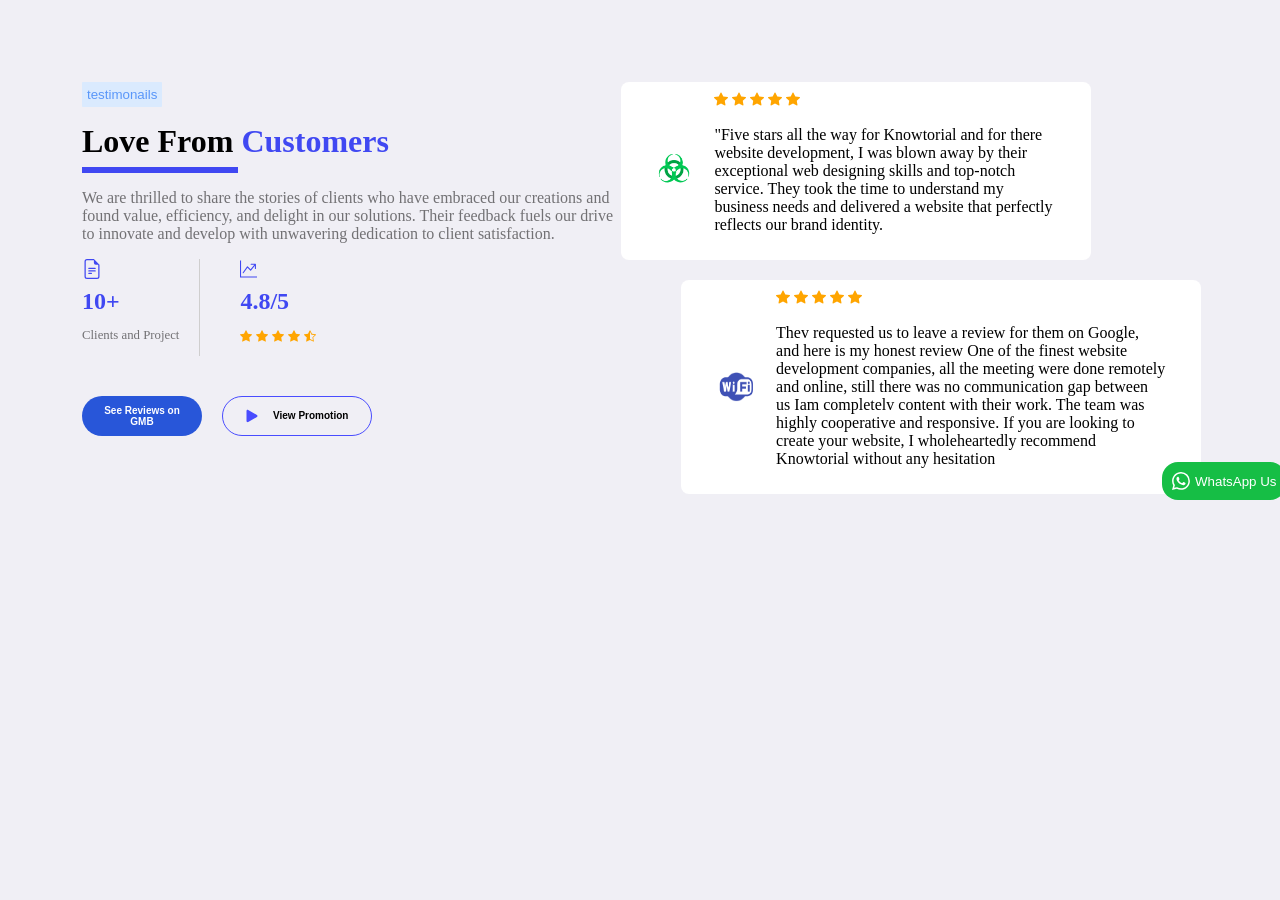
<file: Documents/internshipAssignment/index.html>
<!DOCTYPE html>
<html lang="en">
  <head>
    <meta charset="UTF-8" />
    <meta http-equiv="X-UA-Compatible" content="IE=edge" />
    <meta name="viewport" content="width=device-width, initial-scale=1.0" />
    <title>Document</title>
    <link rel="stylesheet" href="./style.css" />
  </head>
  <body>
    <div class="main-card">
      
        <div class="left-card">
        <div class="testimonail">
          <button>testimonails</button>

          <div class="testi-details">
            <h1>Love From <span>Customers</span></h1>
            <div class="border-blue"></div>

            <p>
              We are thrilled to share the stories of clients who have embraced
              our creations and found value, efficiency, and delight in our
              solutions. Their feedback fuels our drive to innovate and develop
              with unwavering dedication to client satisfaction.
            </p>
          </div>

        </div>
     
        <div class="clients-rating">
            <div class="clients-project">
                <svg xmlns="http://www.w3.org/2000/svg" width="20" height="20" fill="currentColor" class="bi bi-file-earmark-text" viewBox="0 0 16 16">
                    <path d="M5.5 7a.5.5 0 0 0 0 1h5a.5.5 0 0 0 0-1h-5zM5 9.5a.5.5 0 0 1 .5-.5h5a.5.5 0 0 1 0 1h-5a.5.5 0 0 1-.5-.5zm0 2a.5.5 0 0 1 .5-.5h2a.5.5 0 0 1 0 1h-2a.5.5 0 0 1-.5-.5z"/>
                    <path d="M9.5 0H4a2 2 0 0 0-2 2v12a2 2 0 0 0 2 2h8a2 2 0 0 0 2-2V4.5L9.5 0zm0 1v2A1.5 1.5 0 0 0 11 4.5h2V14a1 1 0 0 1-1 1H4a1 1 0 0 1-1-1V2a1 1 0 0 1 1-1h5.5z"/>
                  </svg>
                  <h2>10+</h2>
                  <p>Clients and Project</p>
            </div>
        

        <div class="ratings">
            <svg xmlns="http://www.w3.org/2000/svg" width="17" height="20" fill="currentColor" class="bi bi-graph-up-arrow" viewBox="0 0 16 16">
                <path fill-rule="evenodd" d="M0 0h1v15h15v1H0V0Zm10 3.5a.5.5 0 0 1 .5-.5h4a.5.5 0 0 1 .5.5v4a.5.5 0 0 1-1 0V4.9l-3.613 4.417a.5.5 0 0 1-.74.037L7.06 6.767l-3.656 5.027a.5.5 0 0 1-.808-.588l4-5.5a.5.5 0 0 1 .758-.06l2.609 2.61L13.445 4H10.5a.5.5 0 0 1-.5-.5Z"/>
              </svg>
              <h2>4.8/5</h2>
              <svg class="star" xmlns="http://www.w3.org/2000/svg" width="12" height="12" fill="currentColor" class="bi bi-star-fill" viewBox="0 0 16 16">
                <path d="M3.612 15.443c-.386.198-.824-.149-.746-.592l.83-4.73L.173 6.765c-.329-.314-.158-.888.283-.95l4.898-.696L7.538.792c.197-.39.73-.39.927 0l2.184 4.327 4.898.696c.441.062.612.636.282.95l-3.522 3.356.83 4.73c.078.443-.36.79-.746.592L8 13.187l-4.389 2.256z"/>
              </svg>
              <svg class="star" xmlns="http://www.w3.org/2000/svg" width="12" height="12" fill="currentColor" class="bi bi-star-fill" viewBox="0 0 16 16">
                <path d="M3.612 15.443c-.386.198-.824-.149-.746-.592l.83-4.73L.173 6.765c-.329-.314-.158-.888.283-.95l4.898-.696L7.538.792c.197-.39.73-.39.927 0l2.184 4.327 4.898.696c.441.062.612.636.282.95l-3.522 3.356.83 4.73c.078.443-.36.79-.746.592L8 13.187l-4.389 2.256z"/>
              </svg>
              <svg class="star" xmlns="http://www.w3.org/2000/svg" width="12" height="12" fill="currentColor" class="bi bi-star-fill" viewBox="0 0 16 16">
                <path d="M3.612 15.443c-.386.198-.824-.149-.746-.592l.83-4.73L.173 6.765c-.329-.314-.158-.888.283-.95l4.898-.696L7.538.792c.197-.39.73-.39.927 0l2.184 4.327 4.898.696c.441.062.612.636.282.95l-3.522 3.356.83 4.73c.078.443-.36.79-.746.592L8 13.187l-4.389 2.256z"/>
              </svg>
              <svg class="star" xmlns="http://www.w3.org/2000/svg" width="12" height="12" fill="currentColor" class="bi bi-star-fill" viewBox="0 0 16 16">
                <path d="M3.612 15.443c-.386.198-.824-.149-.746-.592l.83-4.73L.173 6.765c-.329-.314-.158-.888.283-.95l4.898-.696L7.538.792c.197-.39.73-.39.927 0l2.184 4.327 4.898.696c.441.062.612.636.282.95l-3.522 3.356.83 4.73c.078.443-.36.79-.746.592L8 13.187l-4.389 2.256z"/>
              </svg>
              <svg class="star" xmlns="http://www.w3.org/2000/svg" width="12" height="12" fill="currentColor" class="bi bi-star-half" viewBox="0 0 16 16">
                <path d="M5.354 5.119 7.538.792A.516.516 0 0 1 8 .5c.183 0 .366.097.465.292l2.184 4.327 4.898.696A.537.537 0 0 1 16 6.32a.548.548 0 0 1-.17.445l-3.523 3.356.83 4.73c.078.443-.36.79-.746.592L8 13.187l-4.389 2.256a.52.52 0 0 1-.146.05c-.342.06-.668-.254-.6-.642l.83-4.73L.173 6.765a.55.55 0 0 1-.172-.403.58.58 0 0 1 .085-.302.513.513 0 0 1 .37-.245l4.898-.696zM8 12.027a.5.5 0 0 1 .232.056l3.686 1.894-.694-3.957a.565.565 0 0 1 .162-.505l2.907-2.77-4.052-.576a.525.525 0 0 1-.393-.288L8.001 2.223 8 2.226v9.8z"/>
              </svg>

        </div>
    </div>

    <div class="btns">
        <button class="review">See Reviews on GMB</button>
        <button class="view"> <svg xmlns="http://www.w3.org/2000/svg" width="22" height="22" fill="currentColor" class="bi bi-play-fill" viewBox="0 0 16 16">
            <path d="m11.596 8.697-6.363 3.692c-.54.313-1.233-.066-1.233-.697V4.308c0-.63.692-1.01 1.233-.696l6.363 3.692a.802.802 0 0 1 0 1.393z"/>
          </svg>
          View Promotion
        </button>
    </div>
    </div>

    <div class="right-card">
        <div class="comments comment1">
          
            <img class="c-img" src="./green.svg.png"  alt="">
            <div class="comment-card">
            <div class="rate-stars">
                <svg class="star" xmlns="http://www.w3.org/2000/svg" width="14" height="14" fill="currentColor" class="bi bi-star-fill" viewBox="0 0 16 16">
                    <path d="M3.612 15.443c-.386.198-.824-.149-.746-.592l.83-4.73L.173 6.765c-.329-.314-.158-.888.283-.95l4.898-.696L7.538.792c.197-.39.73-.39.927 0l2.184 4.327 4.898.696c.441.062.612.636.282.95l-3.522 3.356.83 4.73c.078.443-.36.79-.746.592L8 13.187l-4.389 2.256z"/>
                  </svg>
                  <svg class="star" xmlns="http://www.w3.org/2000/svg" width="14" height="14" fill="currentColor" class="bi bi-star-fill" viewBox="0 0 16 16">
                    <path d="M3.612 15.443c-.386.198-.824-.149-.746-.592l.83-4.73L.173 6.765c-.329-.314-.158-.888.283-.95l4.898-.696L7.538.792c.197-.39.73-.39.927 0l2.184 4.327 4.898.696c.441.062.612.636.282.95l-3.522 3.356.83 4.73c.078.443-.36.79-.746.592L8 13.187l-4.389 2.256z"/>
                  </svg>
                  <svg class="star" xmlns="http://www.w3.org/2000/svg" width="14" height="14" fill="currentColor" class="bi bi-star-fill" viewBox="0 0 16 16">
                    <path d="M3.612 15.443c-.386.198-.824-.149-.746-.592l.83-4.73L.173 6.765c-.329-.314-.158-.888.283-.95l4.898-.696L7.538.792c.197-.39.73-.39.927 0l2.184 4.327 4.898.696c.441.062.612.636.282.95l-3.522 3.356.83 4.73c.078.443-.36.79-.746.592L8 13.187l-4.389 2.256z"/>
                  </svg>
                  <svg class="star" xmlns="http://www.w3.org/2000/svg" width="14" height="14" fill="currentColor" class="bi bi-star-fill" viewBox="0 0 16 16">
                    <path d="M3.612 15.443c-.386.198-.824-.149-.746-.592l.83-4.73L.173 6.765c-.329-.314-.158-.888.283-.95l4.898-.696L7.538.792c.197-.39.73-.39.927 0l2.184 4.327 4.898.696c.441.062.612.636.282.95l-3.522 3.356.83 4.73c.078.443-.36.79-.746.592L8 13.187l-4.389 2.256z"/>
                  </svg>
                  <svg class="star" xmlns="http://www.w3.org/2000/svg" width="14" height="14" fill="currentColor" class="bi bi-star-fill" viewBox="0 0 16 16">
                    <path d="M3.612 15.443c-.386.198-.824-.149-.746-.592l.83-4.73L.173 6.765c-.329-.314-.158-.888.283-.95l4.898-.696L7.538.792c.197-.39.73-.39.927 0l2.184 4.327 4.898.696c.441.062.612.636.282.95l-3.522 3.356.83 4.73c.078.443-.36.79-.746.592L8 13.187l-4.389 2.256z"/>
                  </svg>
                  
            </div>
            <p>"Five stars all the way for Knowtorial and for there
                website development, I was blown away by their
                exceptional web designing skills and top-notch
                service. They took the time to understand my
                business needs and delivered a website that
                perfectly reflects our brand identity.</p>
        </div>
    </div>
        <div class="comments comment2">
            <img class="c-img" src="./wifi.png" alt="">
            <div class="comment-card">
            <div class="rate-stars">
                <svg class="star" xmlns="http://www.w3.org/2000/svg" width="14" height="14" fill="currentColor" class="bi bi-star-fill" viewBox="0 0 16 16">
                    <path d="M3.612 15.443c-.386.198-.824-.149-.746-.592l.83-4.73L.173 6.765c-.329-.314-.158-.888.283-.95l4.898-.696L7.538.792c.197-.39.73-.39.927 0l2.184 4.327 4.898.696c.441.062.612.636.282.95l-3.522 3.356.83 4.73c.078.443-.36.79-.746.592L8 13.187l-4.389 2.256z"/>
                  </svg>
                  <svg class="star" xmlns="http://www.w3.org/2000/svg" width="14" height="14" fill="currentColor" class="bi bi-star-fill" viewBox="0 0 16 16">
                    <path d="M3.612 15.443c-.386.198-.824-.149-.746-.592l.83-4.73L.173 6.765c-.329-.314-.158-.888.283-.95l4.898-.696L7.538.792c.197-.39.73-.39.927 0l2.184 4.327 4.898.696c.441.062.612.636.282.95l-3.522 3.356.83 4.73c.078.443-.36.79-.746.592L8 13.187l-4.389 2.256z"/>
                  </svg>
                  <svg class="star" xmlns="http://www.w3.org/2000/svg" width="14" height="14" fill="currentColor" class="bi bi-star-fill" viewBox="0 0 16 16">
                    <path d="M3.612 15.443c-.386.198-.824-.149-.746-.592l.83-4.73L.173 6.765c-.329-.314-.158-.888.283-.95l4.898-.696L7.538.792c.197-.39.73-.39.927 0l2.184 4.327 4.898.696c.441.062.612.636.282.95l-3.522 3.356.83 4.73c.078.443-.36.79-.746.592L8 13.187l-4.389 2.256z"/>
                  </svg>
                  <svg class="star" xmlns="http://www.w3.org/2000/svg" width="14" height="14" fill="currentColor" class="bi bi-star-fill" viewBox="0 0 16 16">
                    <path d="M3.612 15.443c-.386.198-.824-.149-.746-.592l.83-4.73L.173 6.765c-.329-.314-.158-.888.283-.95l4.898-.696L7.538.792c.197-.39.73-.39.927 0l2.184 4.327 4.898.696c.441.062.612.636.282.95l-3.522 3.356.83 4.73c.078.443-.36.79-.746.592L8 13.187l-4.389 2.256z"/>
                  </svg>
                  <svg class="star" xmlns="http://www.w3.org/2000/svg" width="14" height="14" fill="currentColor" class="bi bi-star-fill" viewBox="0 0 16 16">
                    <path d="M3.612 15.443c-.386.198-.824-.149-.746-.592l.83-4.73L.173 6.765c-.329-.314-.158-.888.283-.95l4.898-.696L7.538.792c.197-.39.73-.39.927 0l2.184 4.327 4.898.696c.441.062.612.636.282.95l-3.522 3.356.83 4.73c.078.443-.36.79-.746.592L8 13.187l-4.389 2.256z"/>
                  </svg>
                  
            </div>
        <p>Thev requested us to leave a review for them on
            Google, and here is my honest review One of the
            finest website development companies, all the
            meeting were done remotely and online, still there
            was no communication gap between us Iam
            completelv content with their work. The team was
            highly cooperative and responsive. If you are looking
            to create your website, I wholeheartedly recommend
            Knowtorial without any hesitation</p>
        </div>

    </div>
    </div>
    
        
    </div>
    <button class="whatsapp-btn">
        <svg xmlns="http://www.w3.org/2000/svg" width="18" height="18" fill="currentColor" class="bi bi-whatsapp" viewBox="0 0 16 16">
            <path d="M13.601 2.326A7.854 7.854 0 0 0 7.994 0C3.627 0 .068 3.558.064 7.926c0 1.399.366 2.76 1.057 3.965L0 16l4.204-1.102a7.933 7.933 0 0 0 3.79.965h.004c4.368 0 7.926-3.558 7.93-7.93A7.898 7.898 0 0 0 13.6 2.326zM7.994 14.521a6.573 6.573 0 0 1-3.356-.92l-.24-.144-2.494.654.666-2.433-.156-.251a6.56 6.56 0 0 1-1.007-3.505c0-3.626 2.957-6.584 6.591-6.584a6.56 6.56 0 0 1 4.66 1.931 6.557 6.557 0 0 1 1.928 4.66c-.004 3.639-2.961 6.592-6.592 6.592zm3.615-4.934c-.197-.099-1.17-.578-1.353-.646-.182-.065-.315-.099-.445.099-.133.197-.513.646-.627.775-.114.133-.232.148-.43.05-.197-.1-.836-.308-1.592-.985-.59-.525-.985-1.175-1.103-1.372-.114-.198-.011-.304.088-.403.087-.088.197-.232.296-.346.1-.114.133-.198.198-.33.065-.134.034-.248-.015-.347-.05-.099-.445-1.076-.612-1.47-.16-.389-.323-.335-.445-.34-.114-.007-.247-.007-.38-.007a.729.729 0 0 0-.529.247c-.182.198-.691.677-.691 1.654 0 .977.71 1.916.81 2.049.098.133 1.394 2.132 3.383 2.992.47.205.84.326 1.129.418.475.152.904.129 1.246.08.38-.058 1.171-.48 1.338-.943.164-.464.164-.86.114-.943-.049-.084-.182-.133-.38-.232z"/>
          </svg>
        
        WhatsApp Us</button>
  </body>
</html>
</file>
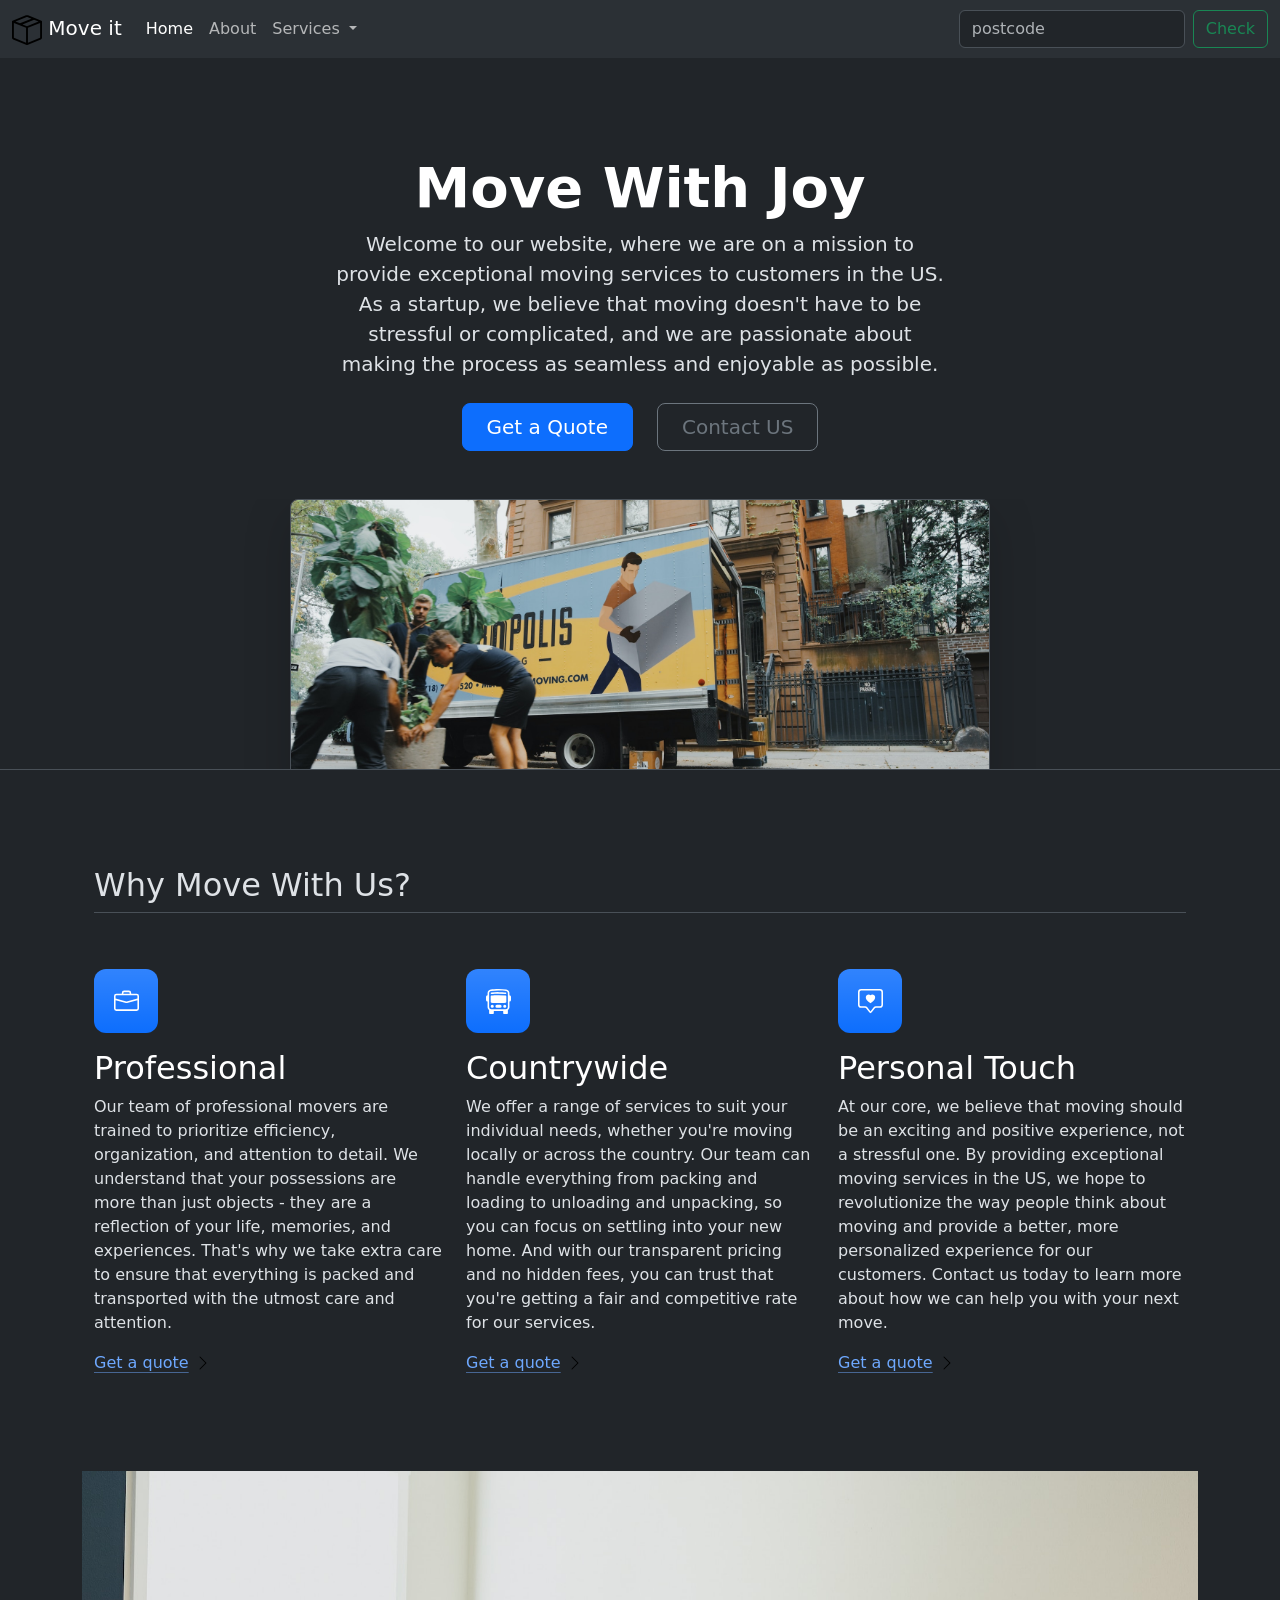
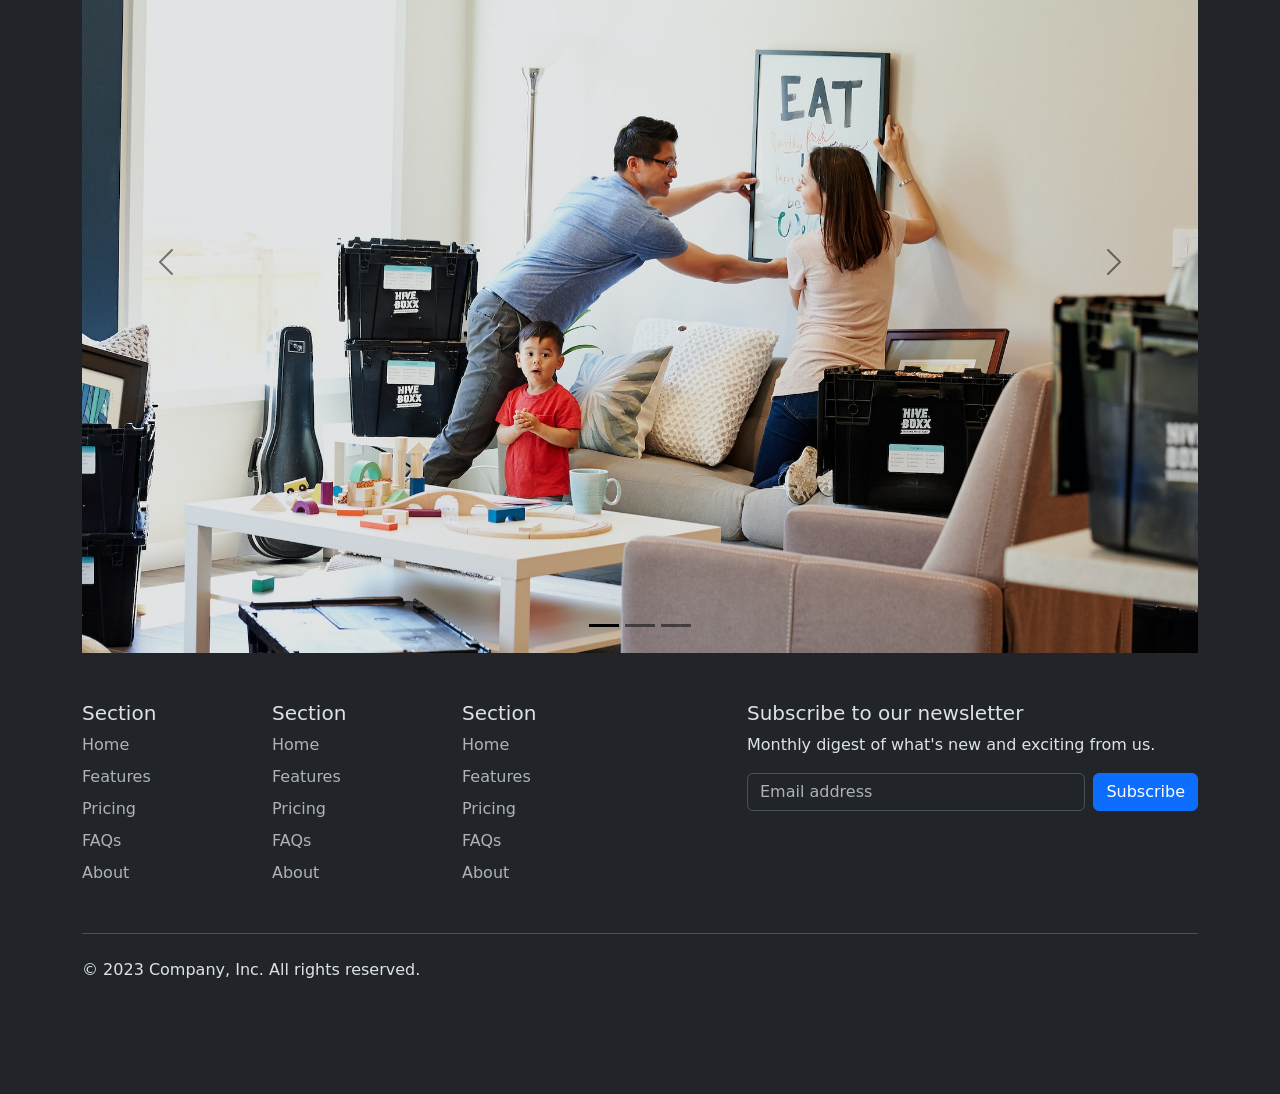
<file: Downloads/11.2 Bootstrap Components/index.html>
<!DOCTYPE html>
<html lang="en" data-bs-theme="dark">
  <head>
    <meta charset="UTF-8" />
    <meta name="viewport" content="width=device-width, initial-scale=1.0" />
    <title>Bootstrap Components</title>
    <link
      href="https://cdn.jsdelivr.net/npm/bootstrap@5.3.0-alpha2/dist/css/bootstrap.min.css"
      rel="stylesheet"
      integrity="sha384-aFq/bzH65dt+w6FI2ooMVUpc+21e0SRygnTpmBvdBgSdnuTN7QbdgL+OapgHtvPp"
      crossorigin="anonymous"
    />
    <style>
      .feature-icon {
        width: 4rem;
        height: 4rem;
        border-radius: 0.75rem;
      }
    </style>
  </head>

  <body>
    <nav class="navbar navbar-expand-lg bg-body-tertiary">
      <div class="container-fluid">
        <a class="navbar-brand" href="#">
          <img src="./box-seam.svg" height="30" alt="brandicon" /> Move it</a
        >
        <button
          class="navbar-toggler"
          type="button"
          data-bs-toggle="collapse"
          data-bs-target="#navbarSupportedContent"
          aria-controls="navbarSupportedContent"
          aria-expanded="false"
          aria-label="Toggle navigation"
        >
          <span class="navbar-toggler-icon"></span>
        </button>
        <div class="collapse navbar-collapse" id="navbarSupportedContent">
          <ul class="navbar-nav me-auto mb-2 mb-lg-0">
            <li class="nav-item">
              <a class="nav-link active" aria-current="page" href="#">Home</a>
            </li>
            <li class="nav-item">
              <a class="nav-link" href="#">About</a>
            </li>
            <li class="nav-item dropdown">
              <a
                class="nav-link dropdown-toggle"
                href="#"
                role="button"
                data-bs-toggle="dropdown"
                aria-expanded="false"
              >
                Services
              </a>
              <ul class="dropdown-menu">
                <li><a class="dropdown-item" href="#">Action</a></li>
                <li><a class="dropdown-item" href="#">Another action</a></li>
                <li><hr class="dropdown-divider" /></li>
                <li>
                  <a class="dropdown-item" href="#">Something else here</a>
                </li>
              </ul>
            </li>
          </ul>
          <form class="d-flex" role="search">
            <input
              class="form-control me-2"
              type="search"
              placeholder="postcode"
              aria-label="Search"
            />
            <button class="btn btn-outline-success" type="submit">Check</button>
          </form>
        </div>
      </div>
    </nav>

    <div class="px-4 pt-5 my-5 text-center border-bottom">
      <h1 class="display-4 fw-bold text-body-emphasis">Move With Joy</h1>
      <div class="col-lg-6 mx-auto">
        <p class="lead mb-4">
          Welcome to our website, where we are on a mission to provide
          exceptional moving services to customers in the US. As a startup, we
          believe that moving doesn't have to be stressful or complicated, and
          we are passionate about making the process as seamless and enjoyable
          as possible.
        </p>
        <div class="d-grid gap-2 d-sm-flex justify-content-sm-center mb-5">
          <button type="button" class="btn btn-primary btn-lg px-4 me-sm-3">
            Get a Quote
          </button>
          <button type="button" class="btn btn-outline-secondary btn-lg px-4">
            Contact US
          </button>
        </div>
      </div>
      <div class="overflow-hidden" style="max-height: 30vh">
        <div class="container px-5">
          <img
            src="./moving-van.jpg"
            class="img-fluid border rounded-3 shadow-lg mb-4"
            alt="Example image"
            width="700"
            height="500"
            loading="lazy"
          />
        </div>
      </div>
    </div>

    <div class="container px-4 py-5" id="featured-3">
      <h2 class="pb-2 border-bottom">Why Move With Us?</h2>
      <div class="row g-4 py-5 row-cols-1 row-cols-lg-3">
        <div class="feature col">
          <div
            class="feature-icon d-inline-flex align-items-center justify-content-center text-bg-primary bg-gradient fs-2 mb-3"
          >
            <img src="./briefcase.svg" alt="" height="25">
          </div>
          <h3 class="fs-2 text-body-emphasis">Professional</h3>
          <p>
            Our team of professional movers are trained to prioritize
            efficiency, organization, and attention to detail. We understand
            that your possessions are more than just objects - they are a
            reflection of your life, memories, and experiences. That's why we
            take extra care to ensure that everything is packed and transported
            with the utmost care and attention.
          </p>
          <a href="#" class="icon-link">
            Get a quote
            <img src="./chevron-right.svg " alt="">
          </a>
        </div>
        <div class="feature col">
          <div
            class="feature-icon d-inline-flex align-items-center justify-content-center text-bg-primary bg-gradient fs-2 mb-3"
          >
            <img src="./bus-front.svg" alt="" height="25">
          </div>
          <h3 class="fs-2 text-body-emphasis">Countrywide</h3>
          <p>
            We offer a range of services to suit your individual needs, whether
            you're moving locally or across the country. Our team can handle
            everything from packing and loading to unloading and unpacking, so
            you can focus on settling into your new home. And with our
            transparent pricing and no hidden fees, you can trust that you're
            getting a fair and competitive rate for our services.
          </p>
          <a href="#" class="icon-link">
            Get a quote
            <img src="./chevron-right.svg " alt="">
          </a>
        </div>
        <div class="feature col">
          <div
            class="feature-icon d-inline-flex align-items-center justify-content-center text-bg-primary bg-gradient fs-2 mb-3"
          >
            <img src="./chat-square-heart.svg" height="25"  alt="">
          </div>
          <h3 class="fs-2 text-body-emphasis">Personal Touch</h3>
          <p>
            At our core, we believe that moving should be an exciting and
            positive experience, not a stressful one. By providing exceptional
            moving services in the US, we hope to revolutionize the way people
            think about moving and provide a better, more personalized
            experience for our customers. Contact us today to learn more about
            how we can help you with your next move.
          </p>
          <a href="#" class="icon-link">
            Get a quote
            <img src="./chevron-right.svg " alt="">
          </a>
        </div>
      </div>
    </div>


    <div class="container"> 
    <div id="carouselExampleIndicators" class="carousel slide">
      <div class="carousel-indicators">
        <button type="button" data-bs-target="#carouselExampleIndicators" data-bs-slide-to="0" class="active" aria-current="true" aria-label="Slide 1"></button>
        <button type="button" data-bs-target="#carouselExampleIndicators" data-bs-slide-to="1" aria-label="Slide 2"></button>
        <button type="button" data-bs-target="#carouselExampleIndicators" data-bs-slide-to="2" aria-label="Slide 3"></button>
      </div>
      <div class="carousel-inner">
        <div class="carousel-item active">
          <img src="./family.jpg" class="d-block w-100" alt="...">
        </div>
        <div class="carousel-item">
          <img src="./dog.jpg" class="d-block w-100" alt="...">
        </div>
        <div class="carousel-item">
          <img src="./couple.jpg" class="d-block w-100" alt="...">
        </div>
      </div>
      <button class="carousel-control-prev" type="button" data-bs-target="#carouselExampleIndicators" data-bs-slide="prev">
        <span class="carousel-control-prev-icon" aria-hidden="true"></span>
        <span class="visually-hidden">Previous</span>
      </button>
      <button class="carousel-control-next" type="button" data-bs-target="#carouselExampleIndicators" data-bs-slide="next">
        <span class="carousel-control-next-icon" aria-hidden="true"></span>
        <span class="visually-hidden">Next</span>
      </button>
    </div>
  </div>


  <div class="container">

  

  <footer class="py-5">
    <div class="row">
      <div class="col-6 col-md-2 mb-3">
        <h5>Section</h5>
        <ul class="nav flex-column">
          <li class="nav-item mb-2"><a href="#" class="nav-link p-0 text-body-secondary">Home</a></li>
          <li class="nav-item mb-2"><a href="#" class="nav-link p-0 text-body-secondary">Features</a></li>
          <li class="nav-item mb-2"><a href="#" class="nav-link p-0 text-body-secondary">Pricing</a></li>
          <li class="nav-item mb-2"><a href="#" class="nav-link p-0 text-body-secondary">FAQs</a></li>
          <li class="nav-item mb-2"><a href="#" class="nav-link p-0 text-body-secondary">About</a></li>
        </ul>
      </div>

      <div class="col-6 col-md-2 mb-3">
        <h5>Section</h5>
        <ul class="nav flex-column">
          <li class="nav-item mb-2"><a href="#" class="nav-link p-0 text-body-secondary">Home</a></li>
          <li class="nav-item mb-2"><a href="#" class="nav-link p-0 text-body-secondary">Features</a></li>
          <li class="nav-item mb-2"><a href="#" class="nav-link p-0 text-body-secondary">Pricing</a></li>
          <li class="nav-item mb-2"><a href="#" class="nav-link p-0 text-body-secondary">FAQs</a></li>
          <li class="nav-item mb-2"><a href="#" class="nav-link p-0 text-body-secondary">About</a></li>
        </ul>
      </div>

      <div class="col-6 col-md-2 mb-3">
        <h5>Section</h5>
        <ul class="nav flex-column">
          <li class="nav-item mb-2"><a href="#" class="nav-link p-0 text-body-secondary">Home</a></li>
          <li class="nav-item mb-2"><a href="#" class="nav-link p-0 text-body-secondary">Features</a></li>
          <li class="nav-item mb-2"><a href="#" class="nav-link p-0 text-body-secondary">Pricing</a></li>
          <li class="nav-item mb-2"><a href="#" class="nav-link p-0 text-body-secondary">FAQs</a></li>
          <li class="nav-item mb-2"><a href="#" class="nav-link p-0 text-body-secondary">About</a></li>
        </ul>
      </div>

      <div class="col-md-5 offset-md-1 mb-3">
        <form>
          <h5>Subscribe to our newsletter</h5>
          <p>Monthly digest of what's new and exciting from us.</p>
          <div class="d-flex flex-column flex-sm-row w-100 gap-2">
            <label for="newsletter1" class="visually-hidden">Email address</label>
            <input id="newsletter1" type="text" class="form-control" placeholder="Email address">
            <button class="btn btn-primary" type="button">Subscribe</button>
          </div>
        </form>
      </div>
    </div>

    <div class="d-flex flex-column flex-sm-row justify-content-between py-4 my-4 border-top">
      <p>© 2023 Company, Inc. All rights reserved.</p>
      <ul class="list-unstyled d-flex">
        <li class="ms-3"><a class="link-body-emphasis" href="#"><svg class="bi" width="24" height="24"><use xlink:href="#twitter"></use></svg></a></li>
        <li class="ms-3"><a class="link-body-emphasis" href="#"><svg class="bi" width="24" height="24"><use xlink:href="#instagram"></use></svg></a></li>
        <li class="ms-3"><a class="link-body-emphasis" href="#"><svg class="bi" width="24" height="24"><use xlink:href="#facebook"></use></svg></a></li>
      </ul>
    </div>
  </footer>
</div>

    <script
      src="https://cdn.jsdelivr.net/npm/bootstrap@5.3.2/dist/js/bootstrap.bundle.min.js"
      integrity="sha384-C6RzsynM9kWDrMNeT87bh95OGNyZPhcTNXj1NW7RuBCsyN/o0jlpcV8Qyq46cDfL"
      crossorigin="anonymous"
    ></script>
  </body>
</html>
</file>
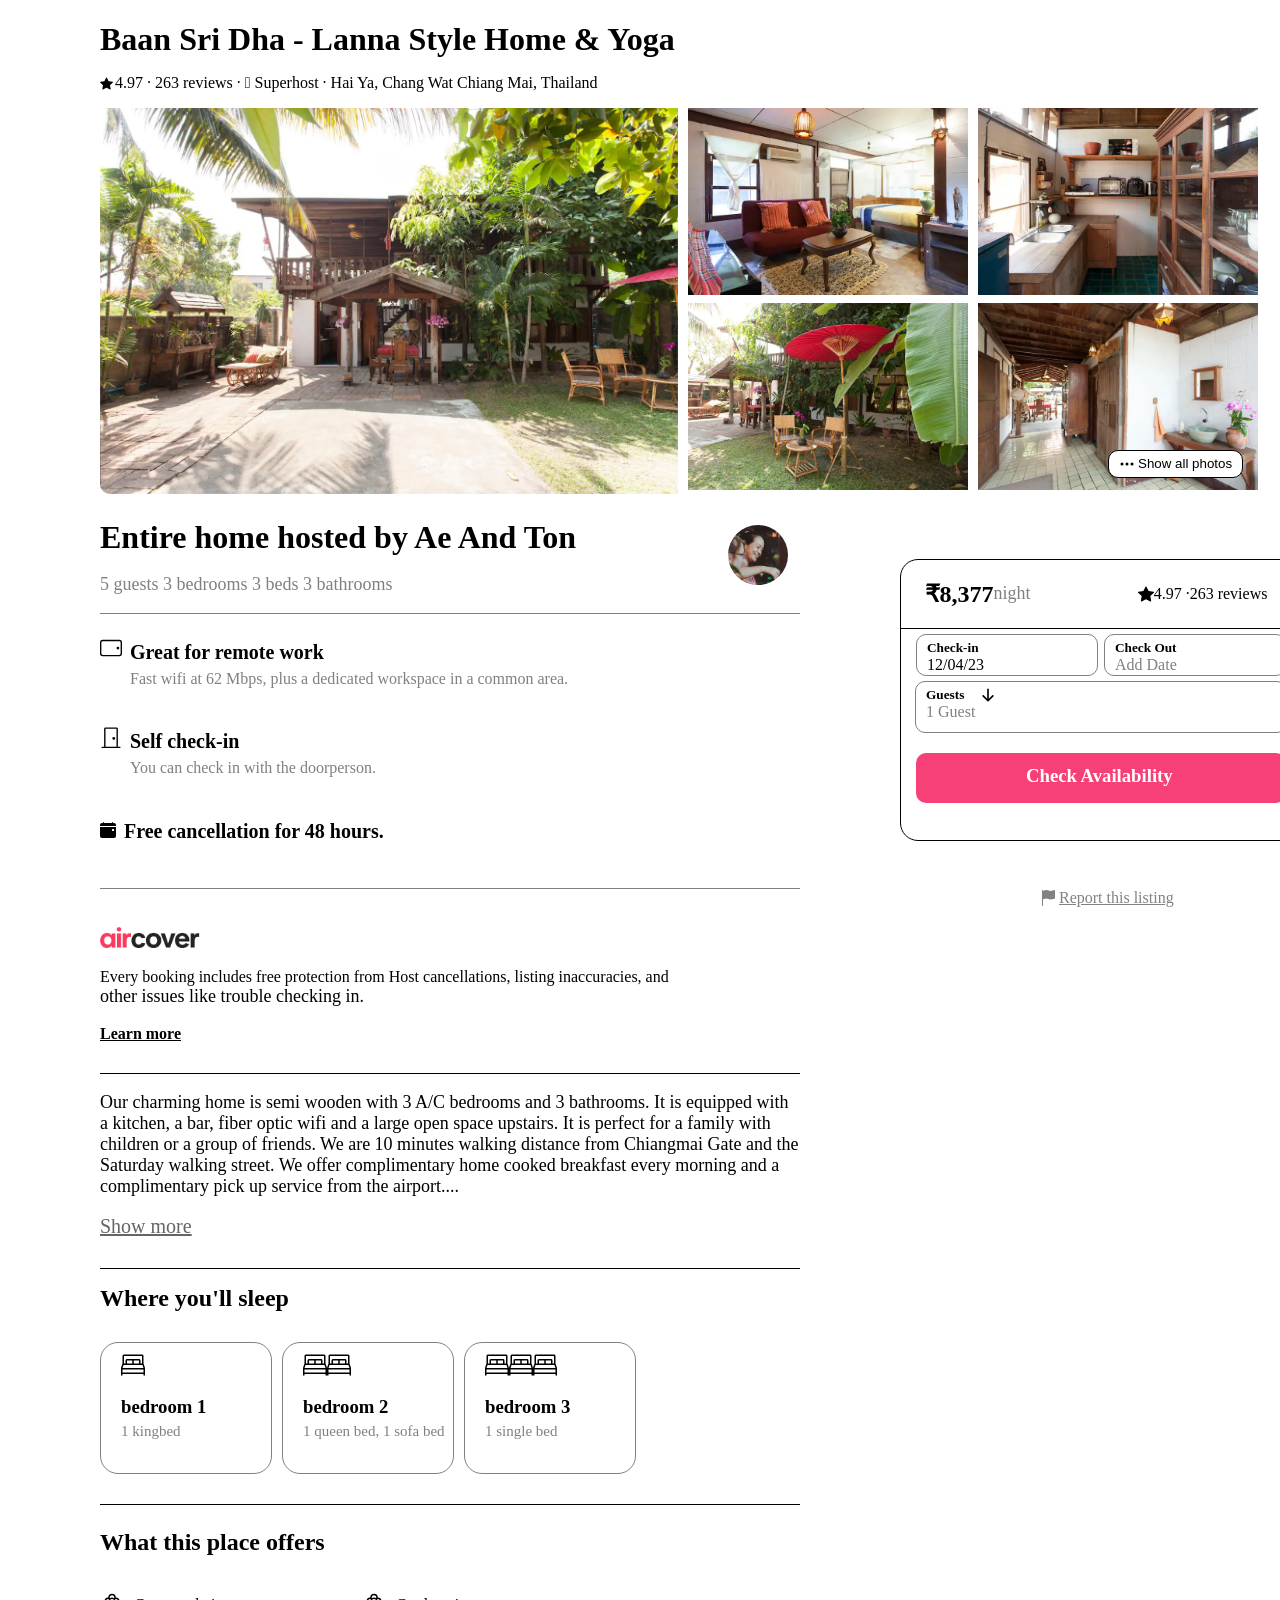
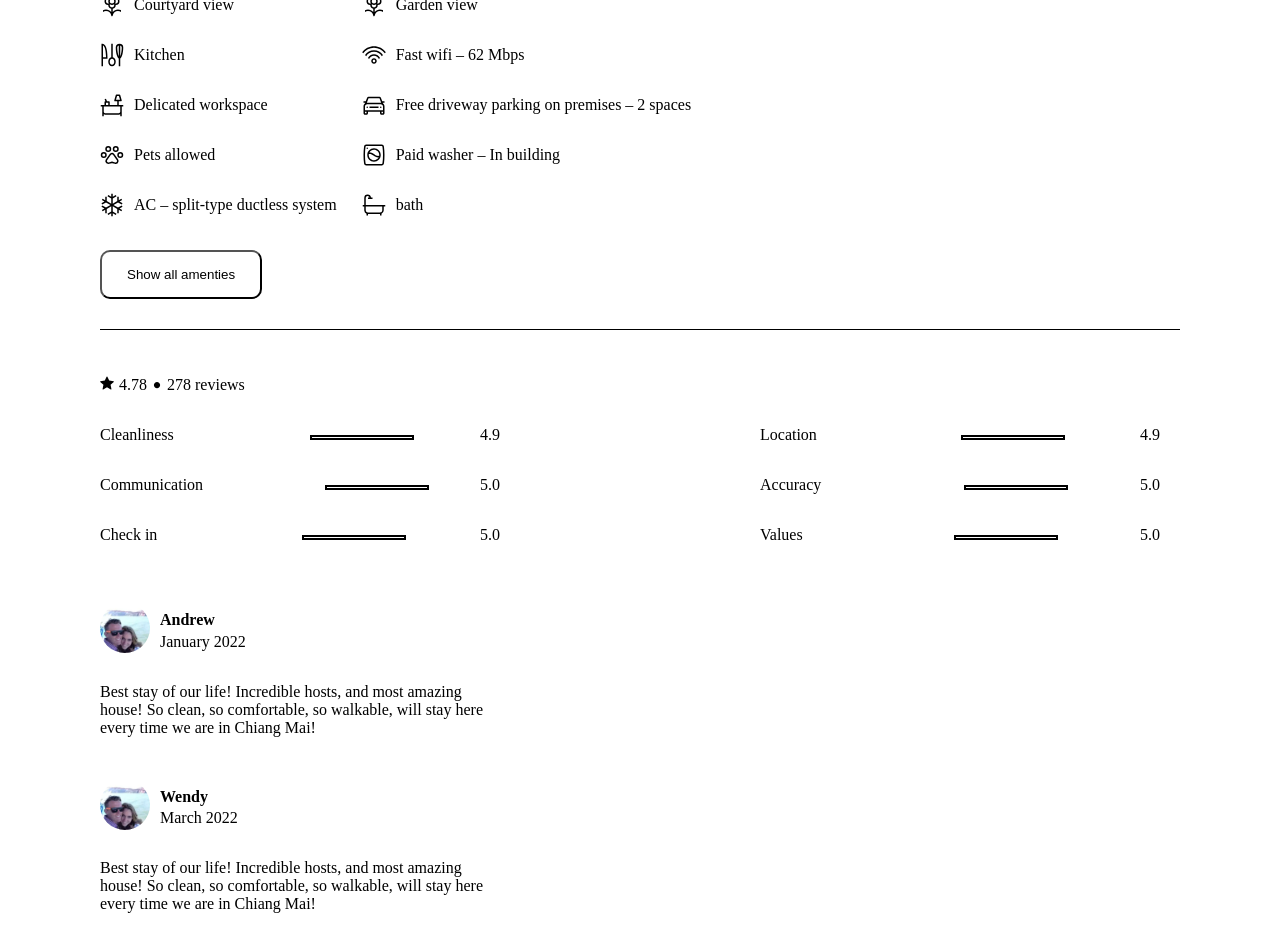
<file: Documents/all-projects/hackathon/index.html>
<!DOCTYPE html>
<html lang="en">
<head>
    <meta charset="UTF-8">
    <meta http-equiv="X-UA-Compatible" content="IE=edge">
    <meta name="viewport" content="width=device-width, initial-scale=1.0">
    <title>Document</title>
    <link rel="stylesheet" href="style.css">
</head>
<body>
            <div class="container">
                <h1 class="head">Baan Sri Dha - Lanna Style Home & Yoga</h1>
                <div class="heading">
                
                <svg xmlns="http://www.w3.org/2000/svg" width="13" height="13" fill="currentColor" class="bi bi-star-fill" viewBox="0 0 16 16">
                    <path d="M3.612 15.443c-.386.198-.824-.149-.746-.592l.83-4.73L.173 6.765c-.329-.314-.158-.888.283-.95l4.898-.696L7.538.792c.197-.39.73-.39.927 0l2.184 4.327 4.898.696c.441.062.612.636.282.95l-3.522 3.356.83 4.73c.078.443-.36.79-.746.592L8 13.187l-4.389 2.256z"/>
                </svg>
                <p class="para1">4.97 ·
                    263 reviews
                    ·
                    󰀃
                    Superhost
                    ·
                    
                    Hai Ya, Chang Wat Chiang Mai, Thailand</p>
            </div>
        </div>

        <div class="images">

            <div class="card1">
                <img class="img1" src="1.jpg" alt="">
            </div>
            
            <div class="sidecard">

            <div class="card2">
                <img class="img2" src="2.jpg" alt="">
                <img class="img3"src="3.jpg" alt="">
            </div>

            <div class="card3">
                <img class="img4" src="4.jpg" alt="">
                <img class="img5" src="5.jpg" alt="">
            </div>

           <button class="btn1"><svg class="dot" xmlns="http://www.w3.org/2000/svg" width="16" height="16" fill="currentColor" class="bi bi-three-dots" viewBox="0 0 16 16">
            <path d="M3 9.5a1.5 1.5 0 1 1 0-3 1.5 1.5 0 0 1 0 3zm5 0a1.5 1.5 0 1 1 0-3 1.5 1.5 0 0 1 0 3zm5 0a1.5 1.5 0 1 1 0-3 1.5 1.5 0 0 1 0 3z"/>
          </svg>Show all photos</button>



        </div>

        </div>
        

<div class="box">
<div class="card">
    <div class="card1">
        <h1 class="card1-h1">Entire home hosted by Ae And Ton</h1>
        <div class="desc-card1">
        <p class="card1=para1"> 5 guests 3 bedrooms 3 beds 3 bathrooms</p>    
        </div>
    </div>

    <div class="circlelogo">
        <img class="logo" src="circle,jpg.webp" alt="">
    </div>
</div>

<div class="details">
<div class="icon1">
    <svg  xmlns="http://www.w3.org/2000/svg" width="22" height="22" fill="currentColor" class="bi bi-tablet-landscape" viewBox="0 0 16 16">
        <path d="M1 4a1 1 0 0 1 1-1h12a1 1 0 0 1 1 1v8a1 1 0 0 1-1 1H2a1 1 0 0 1-1-1V4zm-1 8a2 2 0 0 0 2 2h12a2 2 0 0 0 2-2V4a2 2 0 0 0-2-2H2a2 2 0 0 0-2 2v8z"/>
        <path d="M14 8a1 1 0 1 0-2 0 1 1 0 0 0 2 0z"/>
      </svg>

      <div class="detail1">
      <h4 class="detail-desc1">Great for remote work</h4>
      <p class="detail-desc2" >Fast wifi at 62 Mbps, plus a dedicated workspace in a common area.</p>
</div>
</div>

<div class="icon2">
    <svg xmlns="http://www.w3.org/2000/svg" width="22" height="22" fill="currentColor" class="bi bi-door-closed" viewBox="0 0 16 16">
        <path d="M3 2a1 1 0 0 1 1-1h8a1 1 0 0 1 1 1v13h1.5a.5.5 0 0 1 0 1h-13a.5.5 0 0 1 0-1H3V2zm1 13h8V2H4v13z"/>
        <path d="M9 9a1 1 0 1 0 2 0 1 1 0 0 0-2 0z"/>
      </svg>

      <div class="detail2">
        <h4 class="detail-desc3">Self check-in</h4>
        <p class="detail-desc4">You can check in with the doorperson.</p>
      </div>
</div>

<div class="icon3">
    <svg xmlns="http://www.w3.org/2000/svg" width="16" height="16" fill="currentColor" class="bi bi-calendar-event-fill" viewBox="0 0 16 16">
        <path d="M4 .5a.5.5 0 0 0-1 0V1H2a2 2 0 0 0-2 2v1h16V3a2 2 0 0 0-2-2h-1V.5a.5.5 0 0 0-1 0V1H4V.5zM16 14V5H0v9a2 2 0 0 0 2 2h12a2 2 0 0 0 2-2zm-3.5-7h1a.5.5 0 0 1 .5.5v1a.5.5 0 0 1-.5.5h-1a.5.5 0 0 1-.5-.5v-1a.5.5 0 0 1 .5-.5z"/>
      </svg>

      <div class="detail3">
        <h4 class="detail-desc5">Free cancellation for 48 hours.</h4>
      </div>
</div>
</div>

<div class="sidesticky">

    <div class="sidecard1">

        <div class="sidehead">
        <div class="side-head1">
            <h2 class="s-h">₹8,377 </h2>
            <p class="s-p">night</p>
        </div>

        <div class="side-head2">
            <svg xmlns="http://www.w3.org/2000/svg" width="16" height="16" fill="currentColor" class="bi bi-star-fill" viewBox="0 0 16 16">
                <path d="M3.612 15.443c-.386.198-.824-.149-.746-.592l.83-4.73L.173 6.765c-.329-.314-.158-.888.283-.95l4.898-.696L7.538.792c.197-.39.73-.39.927 0l2.184 4.327 4.898.696c.441.062.612.636.282.95l-3.522 3.356.83 4.73c.078.443-.36.79-.746.592L8 13.187l-4.389 2.256z"/>
              </svg>

              <p>4.97 ·263 reviews</p>
        </div>
    </div>

    <div class="sidebox">
    <div class="sidebox1">
        <h5 class="side-h5">Check-in</h5>
        <p class="side-p">12/04/23</p>
    </div>

    <div class="sidebox2">
        <h5 class="side-h5">Check Out</h5>
        <p class="side-p date">Add Date</p>
    </div>
</div>


<div class="sidebox3">
    <div class="box">
        <h5 class="side-h5">Guests</h5>
        <p class="side-p date">1 Guest</p>
    </div>

    <div class="side-guest">
        <svg xmlns="http://www.w3.org/2000/svg" width="26" height="26" fill="currentColor" class="bi bi-arrow-down-short" viewBox="0 0 16 16">
        <path fill-rule="evenodd" d="M8 4a.5.5 0 0 1 .5.5v5.793l2.146-2.147a.5.5 0 0 1 .708.708l-3 3a.5.5 0 0 1-.708 0l-3-3a.5.5 0 1 1 .708-.708L7.5 10.293V4.5A.5.5 0 0 1 8 4z"/>
        </svg>
    </div>
</div>

    <div class="sidebox4">
        <h3 class="side4-h">Check Availability</h3>
    </div>

</div>

<div class="report">
    <svg xmlns="http://www.w3.org/2000/svg" width="16" height="16" fill="currentColor" class="bi bi-flag-fill" viewBox="0 0 16 16">
        <path d="M14.778.085A.5.5 0 0 1 15 .5V8a.5.5 0 0 1-.314.464L14.5 8l.186.464-.003.001-.006.003-.023.009a12.435 12.435 0 0 1-.397.15c-.264.095-.631.223-1.047.35-.816.252-1.879.523-2.71.523-.847 0-1.548-.28-2.158-.525l-.028-.01C7.68 8.71 7.14 8.5 6.5 8.5c-.7 0-1.638.23-2.437.477A19.626 19.626 0 0 0 3 9.342V15.5a.5.5 0 0 1-1 0V.5a.5.5 0 0 1 1 0v.282c.226-.079.496-.17.79-.26C4.606.272 5.67 0 6.5 0c.84 0 1.524.277 2.121.519l.043.018C9.286.788 9.828 1 10.5 1c.7 0 1.638-.23 2.437-.477a19.587 19.587 0 0 0 1.349-.476l.019-.007.004-.002h.001"/>
      </svg>
    <a class="R" href="#">Report this listing</a>
</div>

</div>

<div class="aircover">
    <img class="air" src="aircover.webp" alt="">
    <p class="air-p1">
        Every booking includes free protection from Host cancellations, listing inaccuracies, and</p>
        <p class="air-p2">other issues like trouble checking in.</p>

        <a class="learn" href="#">Learn more</a>
    </div>




<div class="description1">
    <p>Our charming home is semi wooden with 3 A/C bedrooms and 3 bathrooms. It is equipped with a kitchen, a bar, fiber optic wifi and a large open space upstairs. It is perfect for a family with children or a group of friends. We are 10 minutes walking distance from Chiangmai Gate and the Saturday walking street. We offer complimentary home cooked breakfast every morning and a complimentary pick up service from the airport....</p>
    
    <a class="show" href="#">Show more</a>
</div>

<div class="description2">
    <h1 class="desc-h1">Where you'll sleep</h1>

    <div class="boxes">
        <div class="box1">
            <div class="svg">
                <svg xmlns="http://www.w3.org/2000/svg" viewBox="0 0 32 32" aria-hidden="true" role="presentation" focusable="false" style="display: block; height: 24px; width: 24px; fill: currentcolor;"><path d="M28 2a2 2 0 0 1 1.995 1.85L30 4l-.001 9.836 1.847 5.54a3 3 0 0 1 .115.468l.03.24.009.24V30h-2v-2H2v2H0v-9.675a3 3 0 0 1 .087-.717l.067-.232 1.845-5.537L2 4a2 2 0 0 1 1.697-1.977l.154-.018L4 2zm1.999 20H2l-.001 3.999h28zm-1.387-6H3.387l-1.333 4h27.891zM28 4H4l-.001 10H6v-4a2 2 0 0 1 1.85-1.995L8 8h16a2 2 0 0 1 1.995 1.85L26 10v4h1.999zm-13 6H8v4h7zm9 0h-7v4h7z"/></svg>
            </div>

        <h3 class="bed1">bedroom 1</h3>
        <p class="bed1 para">1 kingbed</p>
        </div>

        <div class="box2">
            <div class="svg">
                <svg xmlns="http://www.w3.org/2000/svg" viewBox="0 0 32 32" aria-hidden="true" role="presentation" focusable="false" style="display: block; height: 24px; width: 24px; fill: currentcolor;"><path d="M28 2a2 2 0 0 1 1.995 1.85L30 4l-.001 9.836 1.847 5.54a3 3 0 0 1 .115.468l.03.24.009.24V30h-2v-2H2v2H0v-9.675a3 3 0 0 1 .087-.717l.067-.232 1.845-5.537L2 4a2 2 0 0 1 1.697-1.977l.154-.018L4 2zm1.999 20H2l-.001 3.999h28zm-1.387-6H3.387l-1.333 4h27.891zM28 4H4l-.001 10H6v-4a2 2 0 0 1 1.85-1.995L8 8h16a2 2 0 0 1 1.995 1.85L26 10v4h1.999zm-13 6H8v4h7zm9 0h-7v4h7z"/></svg>
                <svg xmlns="http://www.w3.org/2000/svg" viewBox="0 0 32 32" aria-hidden="true" role="presentation" focusable="false" style="display: block; height: 24px; width: 24px; fill: currentcolor;"><path d="M28 2a2 2 0 0 1 1.995 1.85L30 4l-.001 9.836 1.847 5.54a3 3 0 0 1 .115.468l.03.24.009.24V30h-2v-2H2v2H0v-9.675a3 3 0 0 1 .087-.717l.067-.232 1.845-5.537L2 4a2 2 0 0 1 1.697-1.977l.154-.018L4 2zm1.999 20H2l-.001 3.999h28zm-1.387-6H3.387l-1.333 4h27.891zM28 4H4l-.001 10H6v-4a2 2 0 0 1 1.85-1.995L8 8h16a2 2 0 0 1 1.995 1.85L26 10v4h1.999zm-13 6H8v4h7zm9 0h-7v4h7z"/></svg>
            </div>

        <h3 class="bed1">bedroom 2</h3>
        <p class="bed1 para">1 queen bed, 1 sofa bed</p>
        </div>

        <div class="box3">
            <div class="svg">
                <svg xmlns="http://www.w3.org/2000/svg" viewBox="0 0 32 32" aria-hidden="true" role="presentation" focusable="false" style="display: block; height: 24px; width: 24px; fill: currentcolor;"><path d="M28 2a2 2 0 0 1 1.995 1.85L30 4l-.001 9.836 1.847 5.54a3 3 0 0 1 .115.468l.03.24.009.24V30h-2v-2H2v2H0v-9.675a3 3 0 0 1 .087-.717l.067-.232 1.845-5.537L2 4a2 2 0 0 1 1.697-1.977l.154-.018L4 2zm1.999 20H2l-.001 3.999h28zm-1.387-6H3.387l-1.333 4h27.891zM28 4H4l-.001 10H6v-4a2 2 0 0 1 1.85-1.995L8 8h16a2 2 0 0 1 1.995 1.85L26 10v4h1.999zm-13 6H8v4h7zm9 0h-7v4h7z"/></svg>
                <svg xmlns="http://www.w3.org/2000/svg" viewBox="0 0 32 32" aria-hidden="true" role="presentation" focusable="false" style="display: block; height: 24px; width: 24px; fill: currentcolor;"><path d="M28 2a2 2 0 0 1 1.995 1.85L30 4l-.001 9.836 1.847 5.54a3 3 0 0 1 .115.468l.03.24.009.24V30h-2v-2H2v2H0v-9.675a3 3 0 0 1 .087-.717l.067-.232 1.845-5.537L2 4a2 2 0 0 1 1.697-1.977l.154-.018L4 2zm1.999 20H2l-.001 3.999h28zm-1.387-6H3.387l-1.333 4h27.891zM28 4H4l-.001 10H6v-4a2 2 0 0 1 1.85-1.995L8 8h16a2 2 0 0 1 1.995 1.85L26 10v4h1.999zm-13 6H8v4h7zm9 0h-7v4h7z"/></svg>
                <svg xmlns="http://www.w3.org/2000/svg" viewBox="0 0 32 32" aria-hidden="true" role="presentation" focusable="false" style="display: block; height: 24px; width: 24px; fill: currentcolor;"><path d="M28 2a2 2 0 0 1 1.995 1.85L30 4l-.001 9.836 1.847 5.54a3 3 0 0 1 .115.468l.03.24.009.24V30h-2v-2H2v2H0v-9.675a3 3 0 0 1 .087-.717l.067-.232 1.845-5.537L2 4a2 2 0 0 1 1.697-1.977l.154-.018L4 2zm1.999 20H2l-.001 3.999h28zm-1.387-6H3.387l-1.333 4h27.891zM28 4H4l-.001 10H6v-4a2 2 0 0 1 1.85-1.995L8 8h16a2 2 0 0 1 1.995 1.85L26 10v4h1.999zm-13 6H8v4h7zm9 0h-7v4h7z"/></svg>
            </div>

        <h3 class="bed1">bedroom 3</h3>
        <p class="bed1 para">1 single bed</p>
        </div>
    </div>
</div>

<div class="head-description3">
    <h3 class="desc-h1">What this place offers</h3>


<div class="description3">

<div class="desc3-box1">

<div class="desc-box1">
    <svg xmlns="http://www.w3.org/2000/svg" viewBox="0 0 32 32" aria-hidden="true" role="presentation" focusable="false" style="display: block; height: 24px; width: 24px; fill: currentcolor;"><path d="M16 1a5 5 0 0 1 5 5 5 5 0 0 1 0 10 5.002 5.002 0 0 1-4 4.9v4.287C18.652 23.224 21.153 22 23.95 22a8.94 8.94 0 0 1 3.737.814l.313.15.002 2.328A6.963 6.963 0 0 0 23.95 24c-3.542 0-6.453 2.489-6.93 5.869l-.02.15-.006.098a1 1 0 0 1-.876.876L16 31a1 1 0 0 1-.974-.77l-.02-.124C14.635 26.623 11.615 24 7.972 24a6.963 6.963 0 0 0-3.97 1.234l.002-2.314c1.218-.6 2.57-.92 3.968-.92 2.818 0 5.358 1.24 7.028 3.224V20.9a5.002 5.002 0 0 1-3.995-4.683L11 16l-.217-.005a5 5 0 0 1 0-9.99L11 6l.005-.217A5 5 0 0 1 16 1zm2.864 14.1c-.811.567-1.799.9-2.864.9s-2.053-.333-2.864-.9l-.062.232a3 3 0 1 0 5.851.001zM11 8a3 3 0 1 0 .667 5.926l.234-.062A4.977 4.977 0 0 1 11 11c0-1.065.333-2.053.9-2.864l-.232-.062A3.013 3.013 0 0 0 11 8zm10 0c-.228 0-.45.025-.667.074l-.234.062C20.667 8.947 21 9.935 21 11a4.977 4.977 0 0 1-.9 2.864l.232.062A3 3 0 1 0 21 8zm-5 0a3 3 0 1 0 0 6 3 3 0 0 0 0-6zm0-5a3 3 0 0 0-2.926 3.667l.062.234C13.947 6.333 14.935 6 16 6s2.053.333 2.864.9l.062-.232A3 3 0 0 0 16 3z"/></svg>
    <p class="p1">Courtyard view</p>
</div>

<div class="desc-box1">
    <svg xmlns="http://www.w3.org/2000/svg" viewBox="0 0 32 32" aria-hidden="true" role="presentation" focusable="false" style="display: block; height: 24px; width: 24px; fill: currentcolor;"><path d="M26 1a5 5 0 0 1 5 5c0 6.389-1.592 13.187-4 14.693V31h-2V20.694c-2.364-1.478-3.942-8.062-3.998-14.349L21 6l.005-.217A5 5 0 0 1 26 1zm-9 0v18.118c2.317.557 4 3.01 4 5.882 0 3.27-2.183 6-5 6s-5-2.73-5-6c0-2.872 1.683-5.326 4-5.882V1zM2 1h1c4.47 0 6.934 6.365 6.999 18.505L10 21H3.999L4 31H2zm14 20c-1.602 0-3 1.748-3 4s1.398 4 3 4 3-1.748 3-4-1.398-4-3-4zM4 3.239V19h3.995l-.017-.964-.027-.949C7.673 9.157 6.235 4.623 4.224 3.364l-.12-.07zm19.005 2.585L23 6l.002.31c.045 4.321 1.031 9.133 1.999 11.39V3.17a3.002 3.002 0 0 0-1.996 2.654zm3.996-2.653v14.526C27.99 15.387 29 10.4 29 6a3.001 3.001 0 0 0-2-2.829z"/></svg>
    <p class="p1">Kitchen</p>
</div>


<div class="desc-box1">
    <svg xmlns="http://www.w3.org/2000/svg" viewBox="0 0 32 32" aria-hidden="true" role="presentation" focusable="false" style="display: block; height: 24px; width: 24px; fill: currentcolor;"><path d="M26 2a1 1 0 0 1 .922.612l.04.113 2 7a1 1 0 0 1-.847 1.269L28 11h-3v5h6v2h-2v13h-2l.001-2.536a3.976 3.976 0 0 1-1.73.527L25 29H7a3.982 3.982 0 0 1-2-.535V31H3V18H1v-2h5v-4a1 1 0 0 1 .883-.993L7 11h.238L6.086 8.406l1.828-.812L9.427 11H12a1 1 0 0 1 .993.883L13 12v4h10v-5h-3a1 1 0 0 1-.987-1.162l.025-.113 2-7a1 1 0 0 1 .842-.718L22 2h4zm1 16H5v7a2 2 0 0 0 1.697 1.977l.154.018L7 27h18a2 2 0 0 0 1.995-1.85L27 25v-7zm-16-5H8v3h3v-3zm14.245-9h-2.491l-1.429 5h5.349l-1.429-5z"/></svg>
    <p class="p1">Delicated workspace</p>
</div>


<div class="desc-box1">
    <svg xmlns="http://www.w3.org/2000/svg" viewBox="0 0 32 32" aria-hidden="true" role="presentation" focusable="false" style="display: block; height: 24px; width: 24px; fill: currentcolor;"><path d="M13.693 13.934a4 4 0 0 1 5.283.595l.292.366 4.768 6.755a4 4 0 0 1 .596 3.342 4.004 4.004 0 0 1-4.496 2.913l-.403-.084-3.474-.932a1 1 0 0 0-.518 0l-3.474.932a4 4 0 0 1-2.941-.347l-.401-.249a4.004 4.004 0 0 1-1.19-5.207l.229-.368 4.768-6.755a4 4 0 0 1 .961-.96zm3.756 1.889a2 2 0 0 0-2.979.09l-.104.136-4.838 6.861a2 2 0 0 0 2.048 3.017l.173-.038 3.992-1.07a1 1 0 0 1 .518 0l3.964 1.063.143.034a2 2 0 0 0 2.132-2.963l-4.947-7.014zM27 12a4 4 0 1 1 0 8 4 4 0 0 1 0-8zM5 12a4 4 0 1 1 0 8 4 4 0 0 1 0-8zm22 2a2 2 0 1 0 0 4 2 2 0 0 0 0-4zM5 14a2 2 0 1 0 0 4 2 2 0 0 0 0-4zm6-10a4 4 0 1 1 0 8 4 4 0 0 1 0-8zm10 0a4 4 0 1 1 0 8 4 4 0 0 1 0-8zM11 6a2 2 0 1 0 0 4 2 2 0 0 0 0-4zm10 0a2 2 0 1 0 0 4 2 2 0 0 0 0-4z"/></svg>
    <p class="p1">Pets allowed</p>
</div>



<div class="desc-box1">
    <svg xmlns="http://www.w3.org/2000/svg" viewBox="0 0 32 32" aria-hidden="true" role="presentation" focusable="false" style="display: block; height: 24px; width: 24px; fill: currentcolor;"><path d="M17 1v4.03l4.026-2.324 1 1.732L17 7.339v6.928l6-3.464V5h2v4.648l3.49-2.014 1 1.732L26 11.381l4.026 2.325-1 1.732L24 12.535l-6 3.464 6 3.465 5.026-2.902 1 1.732L26 20.618l3.49 2.016-1 1.732L25 22.351V27h-2v-5.804l-6-3.465v6.929l5.026 2.902-1 1.732L17 26.97V31h-2v-4.031l-4.026 2.325-1-1.732L15 24.66v-6.929l-6 3.464V27H7v-4.65l-3.49 2.016-1-1.732 3.489-2.016-4.025-2.324 1-1.732 5.025 2.901 6-3.464-6-3.464-5.025 2.903-1-1.732L6 11.38 2.51 9.366l1-1.732L7 9.648V5h2v5.803l6 3.464V7.339L9.974 4.438l1-1.732L15 5.03V1z"/></svg>
    <p class="p1">AC – split-type ductless system</p>
</div>

</div>


<div class="desc3-box2">



<div class="desc-box1">
    <svg xmlns="http://www.w3.org/2000/svg" viewBox="0 0 32 32" aria-hidden="true" role="presentation" focusable="false" style="display: block; height: 24px; width: 24px; fill: currentcolor;"><path d="M16 1a5 5 0 0 1 5 5 5 5 0 0 1 0 10 5.002 5.002 0 0 1-4 4.9v4.287C18.652 23.224 21.153 22 23.95 22a8.94 8.94 0 0 1 3.737.814l.313.15.002 2.328A6.963 6.963 0 0 0 23.95 24c-3.542 0-6.453 2.489-6.93 5.869l-.02.15-.006.098a1 1 0 0 1-.876.876L16 31a1 1 0 0 1-.974-.77l-.02-.124C14.635 26.623 11.615 24 7.972 24a6.963 6.963 0 0 0-3.97 1.234l.002-2.314c1.218-.6 2.57-.92 3.968-.92 2.818 0 5.358 1.24 7.028 3.224V20.9a5.002 5.002 0 0 1-3.995-4.683L11 16l-.217-.005a5 5 0 0 1 0-9.99L11 6l.005-.217A5 5 0 0 1 16 1zm2.864 14.1c-.811.567-1.799.9-2.864.9s-2.053-.333-2.864-.9l-.062.232a3 3 0 1 0 5.851.001zM11 8a3 3 0 1 0 .667 5.926l.234-.062A4.977 4.977 0 0 1 11 11c0-1.065.333-2.053.9-2.864l-.232-.062A3.013 3.013 0 0 0 11 8zm10 0c-.228 0-.45.025-.667.074l-.234.062C20.667 8.947 21 9.935 21 11a4.977 4.977 0 0 1-.9 2.864l.232.062A3 3 0 1 0 21 8zm-5 0a3 3 0 1 0 0 6 3 3 0 0 0 0-6zm0-5a3 3 0 0 0-2.926 3.667l.062.234C13.947 6.333 14.935 6 16 6s2.053.333 2.864.9l.062-.232A3 3 0 0 0 16 3z"/></svg>
    <p class="p1">Garden view</p>
</div>

<div class="desc-box1">
    <svg xmlns="http://www.w3.org/2000/svg" viewBox="0 0 32 32" aria-hidden="true" role="presentation" focusable="false" style="display: block; height: 24px; width: 24px; fill: currentcolor;"><path d="m15.9999 20.33323c2.0250459 0 3.66667 1.6416241 3.66667 3.66667s-1.6416241 3.66667-3.66667 3.66667-3.66667-1.6416241-3.66667-3.66667 1.6416241-3.66667 3.66667-3.66667zm0 2c-.9204764 0-1.66667.7461936-1.66667 1.66667s.7461936 1.66667 1.66667 1.66667 1.66667-.7461936 1.66667-1.66667-.7461936-1.66667-1.66667-1.66667zm.0001-7.33323c3.5168171 0 6.5625093 2.0171251 8.0432368 4.9575354l-1.5143264 1.5127043c-1.0142061-2.615688-3.5549814-4.4702397-6.5289104-4.4702397s-5.5147043 1.8545517-6.52891042 4.4702397l-1.51382132-1.5137072c1.48091492-2.939866 4.52631444-4.9565325 8.04273174-4.9565325zm.0001-5.3332c4.9804693 0 9.3676401 2.540213 11.9365919 6.3957185l-1.4470949 1.4473863c-2.1746764-3.5072732-6.0593053-5.8431048-10.489497-5.8431048s-8.31482064 2.3358316-10.48949703 5.8431048l-1.44709488-1.4473863c2.56895177-3.8555055 6.95612261-6.3957185 11.93659191-6.3957185zm-.0002-5.3336c6.4510616 0 12.1766693 3.10603731 15.7629187 7.9042075l-1.4304978 1.4309874c-3.2086497-4.44342277-8.4328305-7.3351949-14.3324209-7.3351949-5.8991465 0-11.12298511 2.89133703-14.33169668 7.334192l-1.43047422-1.4309849c3.58629751-4.79760153 9.31155768-7.9032071 15.7621709-7.9032071z"/></svg>
    <p class="p1">Fast wifi – 62 Mbps</p>
</div>

<div class="desc-box1">
    <svg xmlns="http://www.w3.org/2000/svg" viewBox="0 0 32 32" aria-hidden="true" role="presentation" focusable="false" style="display: block; height: 24px; width: 24px; fill: currentcolor;"><path d="M26 19a1 1 0 1 1-2 0 1 1 0 0 1 2 0zM7 18a1 1 0 1 0 0 2 1 1 0 0 0 0-2zm20.693-5l.42 1.119C29.253 15.036 30 16.426 30 18v9c0 1.103-.897 2-2 2h-2c-1.103 0-2-.897-2-2v-2H8v2c0 1.103-.897 2-2 2H4c-1.103 0-2-.897-2-2v-9c0-1.575.746-2.965 1.888-3.882L4.308 13H2v-2h3v.152l1.82-4.854A2.009 2.009 0 0 1 8.693 5h14.614c.829 0 1.58.521 1.873 1.297L27 11.151V11h3v2h-2.307zM6 25H4v2h2v-2zm22 0h-2v2h2v-2zm0-2v-5c0-1.654-1.346-3-3-3H7c-1.654 0-3 1.346-3 3v5h24zm-3-10h.557l-2.25-6H8.693l-2.25 6H25zm-15 7h12v-2H10v2z"/></svg>
    <p class="p1">Free driveway parking on premises – 2 spaces</p>
</div>

<div class="desc-box1">
   <svg xmlns="http://www.w3.org/2000/svg" viewBox="0 0 32 32" aria-hidden="true" role="presentation" focusable="false" style="display: block; height: 24px; width: 24px; fill: currentcolor;"><path d="m26.2875958 2c1.4943151.00218728 2.7591731 1.1037772 2.9663548 2.58389031.4975641 3.56108628.7460494 7.36641109.7460494 11.41610969s-.2484853 7.8550234-.7460839 11.4163568c-.1988613 1.4206714-1.3725089 2.4927235-2.7894512 2.5781497l-.1783321.0054935h-20.57372863c-1.49431506-.0021873-2.7591731-1.1037772-2.96635481-2.5838903-.49756403-3.5610863-.74604936-7.3664111-.74604936-11.4161097s.24848533-7.85502341.74608392-11.41635683c.19886126-1.42067133 1.37250888-2.49272345 2.78945123-2.57814972l.17833204-.00549345zm-.001463 1.99999893h-20.57080259c-.49804876.00072866-.919536.36781024-.98852197.86064804-.48434104 3.46644876-.72680824 7.17961153-.72680824 11.13935193 0 3.9597426.2424672 7.6729054.72677368 11.139107.06371126.4551553.42774918.8029468.87395616.8543314l.11313735.0065616h20.57080261c.4980488-.0007265.919536-.3678081.988522-.8606459.484341-3.4664487.7268082-7.1796115.7268082-11.1393541 0-3.9597404-.2424672-7.67290317-.7267737-11.13910479-.0690205-.49308494-.4905077-.86016652-.9870935-.86089518zm-10.2861328 3.00000107c4.9705627 0 9 4.0294373 9 9s-4.0294373 9-9 9-9-4.0294373-9-9 4.0294373-9 9-9zm-5.8414878 7.4999981c-.34108957-.0001654-.67972606.0242467-1.01356612.0725599-.09481995.4612974-.14494608.9385159-.14494608 1.4274401 0 3.8659951 3.1340068 7 7 7 2.7319686 0 5.0983993-1.5650514 6.2516347-3.8475004-.2599201.0223771-.5214932.0336332-.7841237.0335052-2.2620527-.0011072-4.4437323-.8444711-6.1250979-2.4078908l-.2367463-.2282308c-1.3302626-1.3311149-3.1018689-2.0498832-4.9471546-2.0498832zm5.8414878-5.4999981c-2.5924559 0-4.8557544 1.4092904-6.06558041 3.5035562l.22458041-.0035562c2.2624645 0 4.4444831.8435532 6.1243595 2.4073778l.2365208.22829c1.3314314 1.3305789 3.1034818 2.049432 4.9486075 2.0503351.4925113.0002394.9799732-.0508503 1.4553384-.1512223.0503426-.3388527.0761738-.6838001.0761738-1.0347806 0-3.8659932-3.1340068-7-7-7zm-9-3c.55228475 0 1 .44771525 1 1s-.44771525 1-1 1-1-.44771525-1-1 .44771525-1 1-1z"/></svg>
    <p class="p1">Paid washer – In building</p>
</div>

<div class="desc-box1">
    <svg xmlns="http://www.w3.org/2000/svg" viewBox="0 0 32 32" aria-hidden="true" role="presentation" focusable="false" style="display: block; height: 24px; width: 24px; fill: currentcolor;"><path d="M7.5 2a4.5 4.5 0 0 1 4.473 4H14v2H8V6h1.95a2.5 2.5 0 0 0-4.945.336L5 6.5V16h26v2h-2v5a5.001 5.001 0 0 1-3 4.584V30h-2v-2H8v2H6v-2.416a5.002 5.002 0 0 1-2.995-4.349L3 23v-5H1v-2h2V6.5A4.5 4.5 0 0 1 7.5 2zm19.499 16h-22L5 23a3 3 0 0 0 2.65 2.98l.174.015L8 26h16a3 3 0 0 0 2.995-2.824L27 23z"/></svg>
     <p class="p1">bath</p>
 </div>
 
</div>
</div>



<div class="amenties">
    <button class="btn1-amenties">Show all amenties</button>
</div>
</div>

<!-- reviews starts -->
    <div class="reviews">

        <div class="review">
            <svg xmlns="http://www.w3.org/2000/svg" viewBox="0 0 32 32" aria-hidden="true" role="presentation" focusable="false" style="display: block; height: 14px; width: 14px; fill: currentcolor;"><path d="M15.094 1.579l-4.124 8.885-9.86 1.27a1 1 0 0 0-.542 1.736l7.293 6.565-1.965 9.852a1 1 0 0 0 1.483 1.061L16 25.951l8.625 4.997a1 1 0 0 0 1.482-1.06l-1.965-9.853 7.293-6.565a1 1 0 0 0-.541-1.735l-9.86-1.271-4.127-8.885a1 1 0 0 0-1.814 0z" fill-rule="evenodd"/></svg>
            <p>4.78</p>
            <svg xmlns="http://www.w3.org/2000/svg" viewBox="0 0 16 16" aria-hidden="true" role="presentation" focusable="false" style="display: block; height: 10px; width: 10px; fill: currentcolor;"><path d="m8 3c2.7613 0 5 2.23867 5 5 0 2.7613-2.2387 5-5 5-2.76133 0-5-2.2387-5-5 0-2.76133 2.23867-5 5-5z"/></svg>
            <p>278 reviews</p>
        </div>

        <div class="r-container">

        <div class="r-container1">
            <div class="r-box">
                <p>Cleanliness</p>
                <div class="line"></div>
               <p class="clean-p">4.9</p>
            </div>


            <div class="r-box">
                <p>Communication</p>
                <div class="line"></div>
               <p class="clean-p">5.0</p>
            </div>


            <div class="r-box">
                <p>Check in</p>
                <div class="line"></div>
               <p class="clean-p">5.0</p>
            </div>

        </div>

        <div class="r-container2">
            <div class="r-box">
                <p>Location</p>
                <div class="line"></div>
               <p class="clean-p">4.9</p>
            </div>


            <div class="r-box">
                <p>Accuracy</p>
                <div class="line"></div>
               <p class="clean-p">5.0</p>
            </div>


            <div class="r-box">
                <p>Values</p>
                <div class="line"></div>
               <p class="clean-p">5.0</p>
            </div>

        </div>
        </div>
    </div>
<!-- review ends -->

<!-- comments start -->
        <div class="comments">

            <div class="comment1">
        <div class="comment">
                <div class="profile-details">
                <img class="profile-icon"src="andrew.webp" alt="">

                <div class="c-detail">
                    <h4 class="c-h">Andrew</h4>
                    <p class="c-p">January 2022</p>
                </div>
            </div>
                <p>Best stay of our life! Incredible hosts, and most amazing house! So clean, so comfortable, so walkable, will stay here every time we are in Chiang Mai!</p>

            </div>


            <div class="comment">
                <div class="profile-details">
                <img class="profile-icon"src="andrew.webp" alt="">

                <div class="c-detail">
                    <h4 class="c-h">Wendy</h4>
                    <p class="c-p">March 2022</p>
                </div>
            </div>
                <p>Best stay of our life! Incredible hosts, and most amazing house! So clean, so comfortable, so walkable, will stay here every time we are in Chiang Mai!</p>

            </div>

        </div>


        

        </div>

<!-- comment ends -->
</body>
</html>
</file>
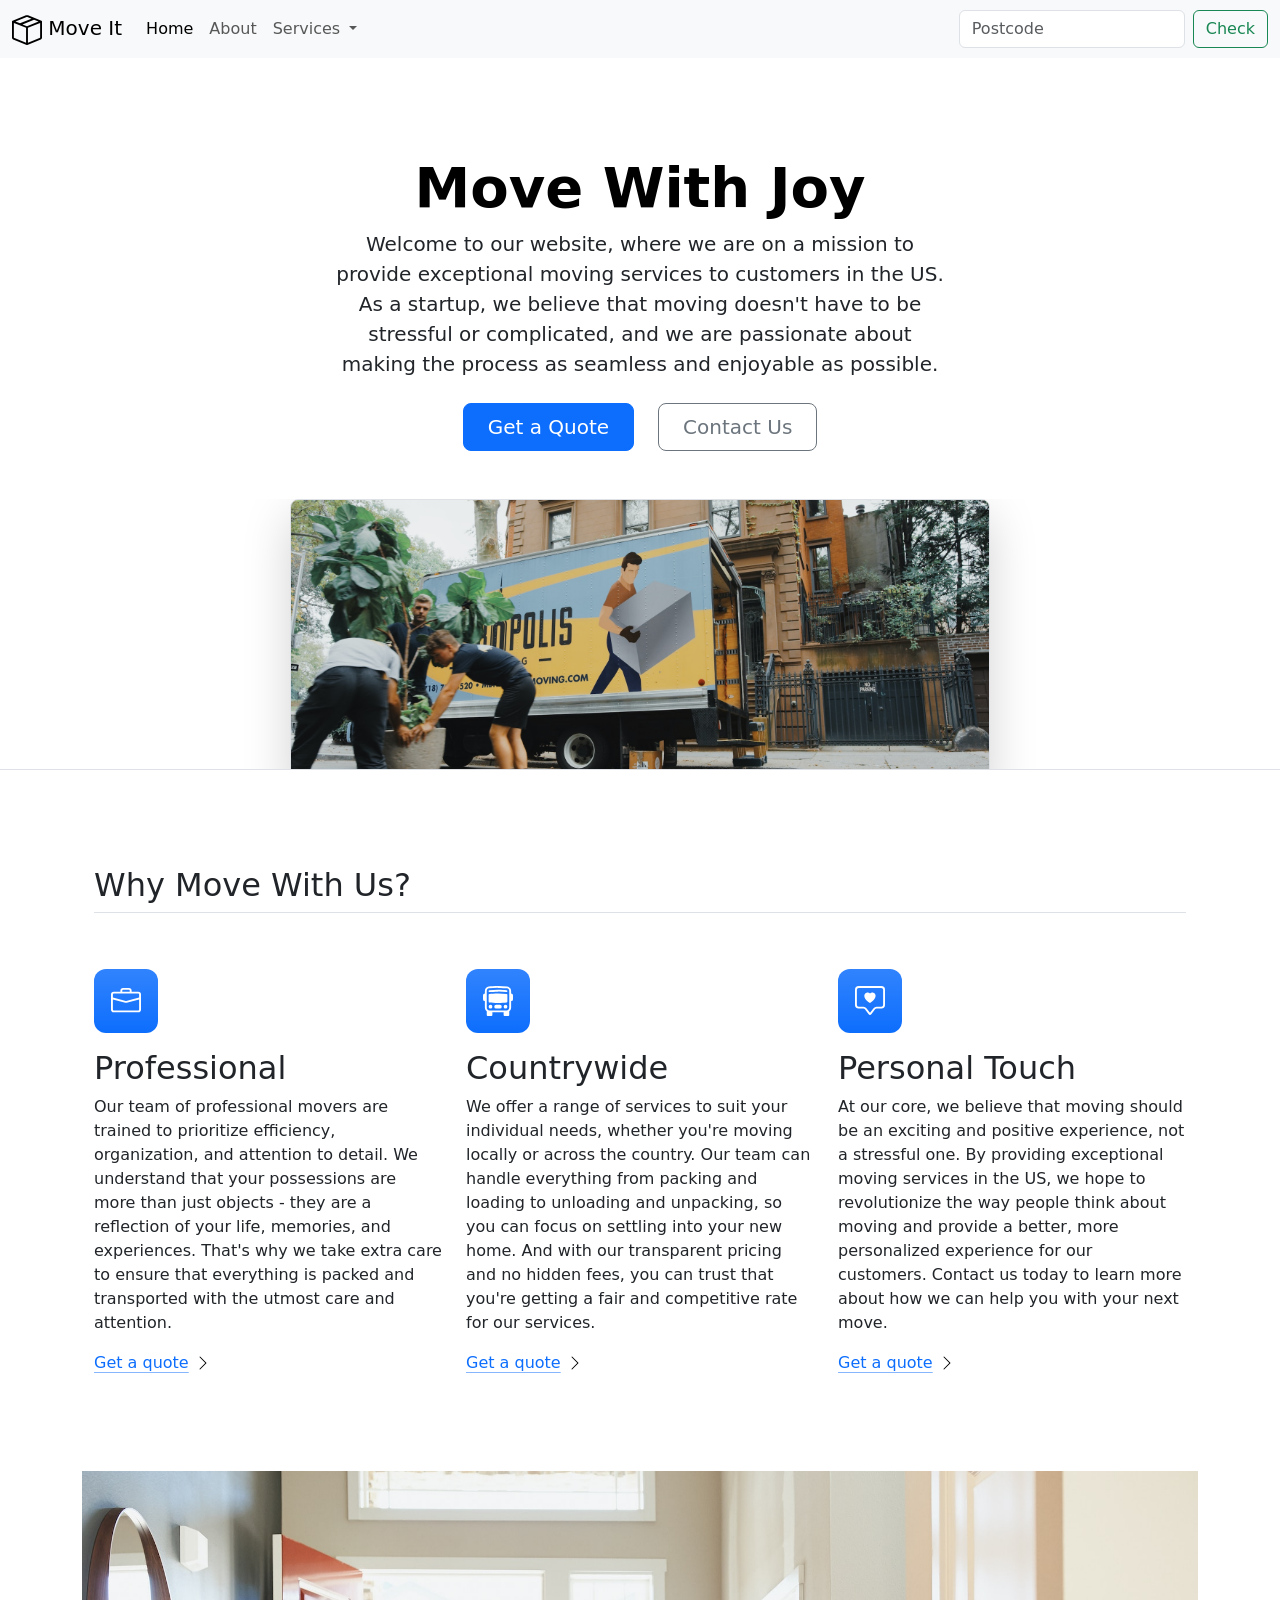
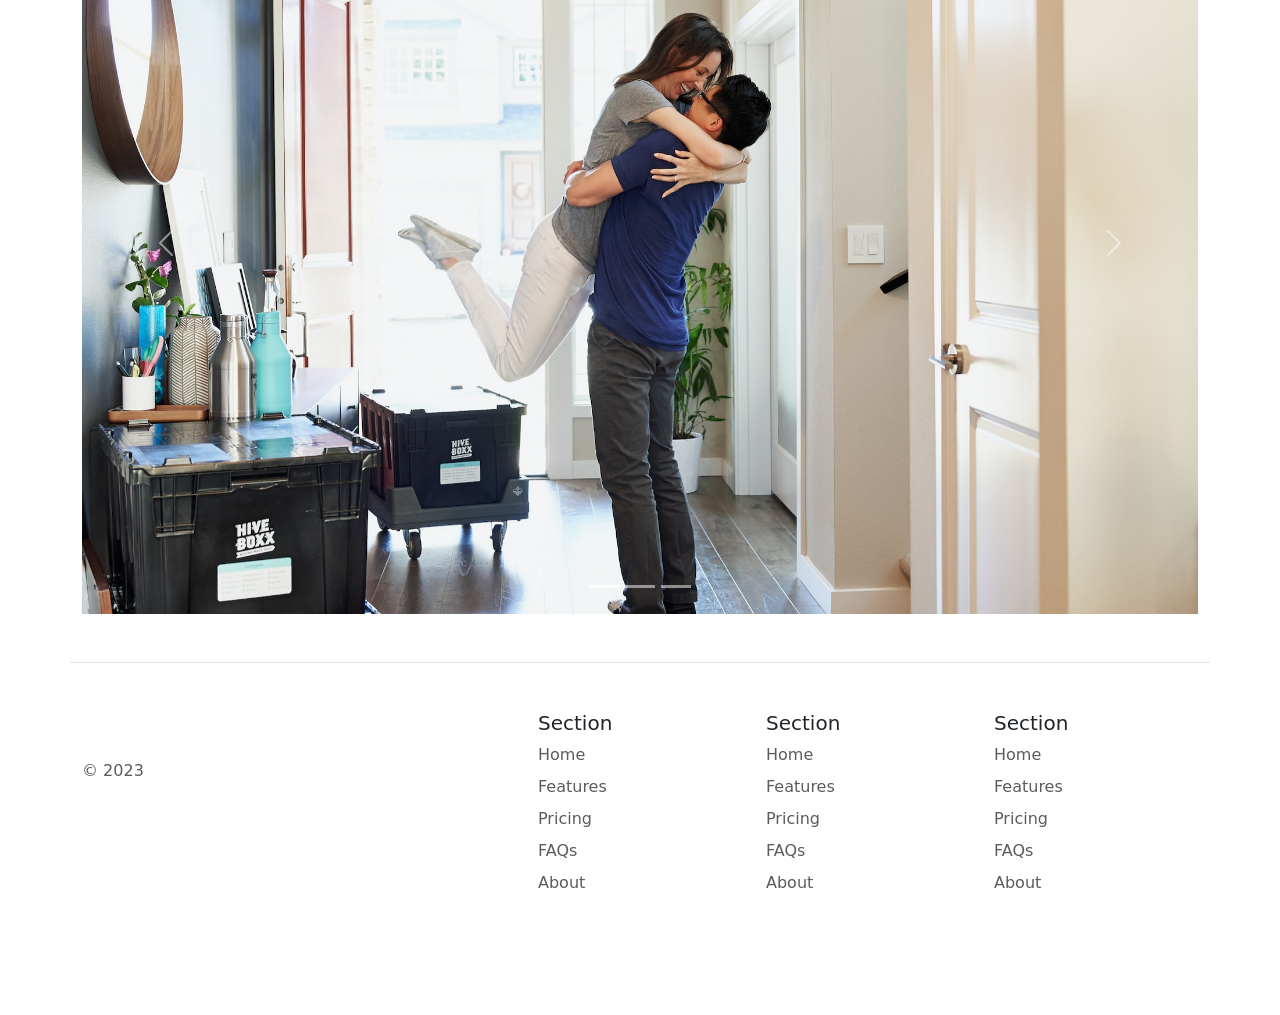
<file: Downloads/11.2 Bootstrap Components/solution.html>
<!DOCTYPE html>
<html lang="en">

<head>
  <meta charset="UTF-8">
  <meta name="viewport" content="width=device-width, initial-scale=1.0">
  <title>Bootstrap Components</title>
  <link href="https://cdn.jsdelivr.net/npm/bootstrap@5.3.0-alpha2/dist/css/bootstrap.min.css" rel="stylesheet"
    integrity="sha384-aFq/bzH65dt+w6FI2ooMVUpc+21e0SRygnTpmBvdBgSdnuTN7QbdgL+OapgHtvPp" crossorigin="anonymous">
  <style>
    .feature-icon {
      width: 4rem;
      height: 4rem;
      border-radius: 0.75rem;
    }
  </style>
</head>

<body>

  <nav class="navbar navbar-expand-lg bg-body-tertiary">
    <div class="container-fluid">
      <a class="navbar-brand" href="#"><img src="./box-seam.svg" alt="moveit brand icon" height="30"> Move It</a>
      <button class="navbar-toggler" type="button" data-bs-toggle="collapse" data-bs-target="#navbarSupportedContent"
        aria-controls="navbarSupportedContent" aria-expanded="false" aria-label="Toggle navigation">
        <span class="navbar-toggler-icon"></span>
      </button>
      <div class="collapse navbar-collapse" id="navbarSupportedContent">
        <ul class="navbar-nav me-auto mb-2 mb-lg-0">
          <li class="nav-item">
            <a class="nav-link active" aria-current="page" href="#">Home</a>
          </li>
          <li class="nav-item">
            <a class="nav-link" href="#">About</a>
          </li>
          <li class="nav-item dropdown">
            <a class="nav-link dropdown-toggle" href="#" role="button" data-bs-toggle="dropdown" aria-expanded="false">
              Services
            </a>
            <ul class="dropdown-menu">
              <li><a class="dropdown-item" href="#">Action</a></li>
              <li><a class="dropdown-item" href="#">Another action</a></li>
              <li>
                <hr class="dropdown-divider">
              </li>
              <li><a class="dropdown-item" href="#">Something else here</a></li>
            </ul>
          </li>
        </ul>
        <form class="d-flex" role="search">
          <input class="form-control me-2" type="search" placeholder="Postcode" aria-label="Search">
          <button class="btn btn-outline-success" type="submit">Check</button>
        </form>
      </div>
    </div>
  </nav>


  <div class="px-4 pt-5 my-5 text-center border-bottom">
    <h1 class="display-4 fw-bold text-body-emphasis">Move With Joy</h1>
    <div class="col-lg-6 mx-auto">
      <p class="lead mb-4">Welcome to our website, where we are on a mission to provide exceptional moving services to
        customers in the US. As a
        startup, we believe that moving doesn't have to be stressful or complicated, and we are passionate about making
        the
        process as seamless and enjoyable as possible.
      </p>
      <div class="d-grid gap-2 d-sm-flex justify-content-sm-center mb-5">
        <button type="button" class="btn btn-primary btn-lg px-4 me-sm-3">Get a Quote</button>
        <button type="button" class="btn btn-outline-secondary btn-lg px-4">Contact Us</button>
      </div>
    </div>
    <div class="overflow-hidden" style="max-height: 30vh;">
      <div class="container px-5">
        <img src="./moving-van.jpg" class="img-fluid border rounded-3 shadow-lg mb-4" alt="Example image" width="700"
          height="500" loading="lazy">
      </div>
    </div>
  </div>

  <div class="container px-4 py-5" id="featured-3">
    <h2 class="pb-2 border-bottom">Why Move With Us?</h2>
    <div class="row g-4 py-5 row-cols-1 row-cols-lg-3">
      <div class="feature col">
        <div
          class="feature-icon d-inline-flex align-items-center justify-content-center text-bg-primary bg-gradient fs-2 mb-3">
          <img src="./briefcase.svg" alt="briefcase" height="30">
        </div>
        <h3 class="fs-2">Professional</h3>
        <p>Our team of professional movers are trained to prioritize efficiency, organization, and attention to detail.
          We
          understand that your possessions are more than just objects - they are a reflection of your life, memories,
          and
          experiences. That's why we take extra care to ensure that everything is packed and transported with the utmost
          care and
          attention.</p>
        <a href="#" class="icon-link">
          Get a quote
          <img src="./chevron-right.svg" alt="chevron-right">
        </a>
      </div>
      <div class="feature col">
        <div
          class="feature-icon d-inline-flex align-items-center justify-content-center text-bg-primary bg-gradient fs-2 mb-3">
          <img src="./bus-front.svg" alt="bus-front" height="30">
        </div>
        <h3 class="fs-2">Countrywide</h3>
        <p>We offer a range of services to suit your individual needs, whether you're moving locally or across the
          country. Our
          team can handle everything from packing and loading to unloading and unpacking, so you can focus on settling
          into your
          new home. And with our transparent pricing and no hidden fees, you can trust that you're getting a fair and
          competitive
          rate for our services.</p>
        <a href="#" class="icon-link">
          Get a quote
          <img src="./chevron-right.svg" alt="chevron-right">
        </a>
      </div>
      <div class="feature col">
        <div
          class="feature-icon d-inline-flex align-items-center justify-content-center text-bg-primary bg-gradient fs-2 mb-3">
          <img src="./chat-square-heart.svg" alt="chat-square-heart" height="30">
        </div>
        <h3 class="fs-2">Personal Touch</h3>
        <p>At our core, we believe that moving should be an exciting and positive experience, not a stressful one. By
          providing
          exceptional moving services in the US, we hope to revolutionize the way people think about moving and provide
          a better,
          more personalized experience for our customers. Contact us today to learn more about how we can help you with
          your next
          move.</p>
        <a href="#" class="icon-link">
          Get a quote
          <img src="./chevron-right.svg" alt="chevron-right">
        </a>
      </div>
    </div>
  </div>
  <div class="container">
    <div id="carouselExampleIndicators" class="carousel slide">
      <div class="carousel-indicators">
        <button type="button" data-bs-target="#carouselExampleIndicators" data-bs-slide-to="0" class="active"
          aria-current="true" aria-label="Slide 1"></button>
        <button type="button" data-bs-target="#carouselExampleIndicators" data-bs-slide-to="1"
          aria-label="Slide 2"></button>
        <button type="button" data-bs-target="#carouselExampleIndicators" data-bs-slide-to="2"
          aria-label="Slide 3"></button>
      </div>
      <div class="carousel-inner">
        <div class="carousel-item active">
          <img src="./couple.jpg" class="d-block w-100" alt="couple">
        </div>
        <div class="carousel-item">
          <img src="./dog.jpg" class="d-block w-100" alt="dog">
        </div>
        <div class="carousel-item">
          <img src="./family.jpg" class="d-block w-100" alt="family">
        </div>
      </div>
      <button class="carousel-control-prev" type="button" data-bs-target="#carouselExampleIndicators"
        data-bs-slide="prev">
        <span class="carousel-control-prev-icon" aria-hidden="true"></span>
        <span class="visually-hidden">Previous</span>
      </button>
      <button class="carousel-control-next" type="button" data-bs-target="#carouselExampleIndicators"
        data-bs-slide="next">
        <span class="carousel-control-next-icon" aria-hidden="true"></span>
        <span class="visually-hidden">Next</span>
      </button>
    </div>
  </div>

  <div class="container">
    <footer class="row row-cols-1 row-cols-sm-2 row-cols-md-5 py-5 my-5 border-top">
      <div class="col mb-3">
        <a href="/" class="d-flex align-items-center mb-3 link-body-emphasis text-decoration-none">
          <svg class="bi me-2" width="40" height="32">
            <use xlink:href="#bootstrap"></use>
          </svg>
        </a>
        <p class="text-body-secondary">© 2023</p>
      </div>

      <div class="col mb-3">

      </div>

      <div class="col mb-3">
        <h5>Section</h5>
        <ul class="nav flex-column">
          <li class="nav-item mb-2"><a href="#" class="nav-link p-0 text-body-secondary">Home</a></li>
          <li class="nav-item mb-2"><a href="#" class="nav-link p-0 text-body-secondary">Features</a></li>
          <li class="nav-item mb-2"><a href="#" class="nav-link p-0 text-body-secondary">Pricing</a></li>
          <li class="nav-item mb-2"><a href="#" class="nav-link p-0 text-body-secondary">FAQs</a></li>
          <li class="nav-item mb-2"><a href="#" class="nav-link p-0 text-body-secondary">About</a></li>
        </ul>
      </div>

      <div class="col mb-3">
        <h5>Section</h5>
        <ul class="nav flex-column">
          <li class="nav-item mb-2"><a href="#" class="nav-link p-0 text-body-secondary">Home</a></li>
          <li class="nav-item mb-2"><a href="#" class="nav-link p-0 text-body-secondary">Features</a></li>
          <li class="nav-item mb-2"><a href="#" class="nav-link p-0 text-body-secondary">Pricing</a></li>
          <li class="nav-item mb-2"><a href="#" class="nav-link p-0 text-body-secondary">FAQs</a></li>
          <li class="nav-item mb-2"><a href="#" class="nav-link p-0 text-body-secondary">About</a></li>
        </ul>
      </div>

      <div class="col mb-3">
        <h5>Section</h5>
        <ul class="nav flex-column">
          <li class="nav-item mb-2"><a href="#" class="nav-link p-0 text-body-secondary">Home</a></li>
          <li class="nav-item mb-2"><a href="#" class="nav-link p-0 text-body-secondary">Features</a></li>
          <li class="nav-item mb-2"><a href="#" class="nav-link p-0 text-body-secondary">Pricing</a></li>
          <li class="nav-item mb-2"><a href="#" class="nav-link p-0 text-body-secondary">FAQs</a></li>
          <li class="nav-item mb-2"><a href="#" class="nav-link p-0 text-body-secondary">About</a></li>
        </ul>
      </div>
    </footer>
  </div>
  <script src="https://cdn.jsdelivr.net/npm/bootstrap@5.3.0-alpha3/dist/js/bootstrap.bundle.min.js"
    integrity="sha384-ENjdO4Dr2bkBIFxQpeoTz1HIcje39Wm4jDKdf19U8gI4ddQ3GYNS7NTKfAdVQSZe"
    crossorigin="anonymous"></script>
</body>

</html>
</file>
<file: Documents/internshipAssignment/style.css>
body{
    margin: 50px;
    /* font-family: 'Times New Roman', Times, serif; */
    background-color: #F0EFF5;
    padding: 2rem;
    width: 100%;
    height: 100%;

}

.main-card{
    display: flex;
    position: absolute;
}

.testimonail button {
    padding: 5px;
    background-color: #DAEAFE;
    color: #5996f9;
    border: none;
    border-radius: 1px;
    margin-bottom: 0;
}

.testi-details span{
    color: #4048F2;
   
}

.testi-details p {
    color:#727174;
}


.testi-details h1{
    margin-bottom: 0;
    margin-top: 1rem;
}

.border-blue{
    width: 150px;
    margin-top: 7px;
    border: 3px solid #4048F2;
}


.left-card{
    width: 45%;
}

.clients-project svg{
    color:#4048F2;
}

.clients-project h2{
    margin-top: 5px;
    color:#4048F2;
    margin-bottom: 0;
    font-weight: bolder;  
}

.clients-project {
    border-right: 0.7px solid rgb(207, 206, 206);
    padding-right: 20px;

}

.clients-project p{
    font-size:0.8rem;
    color:#727174;
}

.clients-rating{
    display: flex;
   
    
}



.ratings{
    padding-left: 40px;
}
.ratings svg{
    color:#4048F2;
  
}
.ratings h2{
    
    margin-top: 5px;
    color:#4048F2;
  margin-bottom: 0.8rem;
    font-weight: bolder;  
}

.star{
    color: orange !important;
   
}


.btns{
    display: flex;
    gap:20px;
    margin-top: 40px;
}   

.review{
    background-color: #2856D9;
    color:white;
    border-radius: 20px;
    border: none;
    width: 120px;
    padding: 8px 18px;
    font-size: 10px;
    font-weight: bold;
}

.view{
    background-color: #F0EFF5;
    border:0.8px solid #494CFF;
    color:black;
    border-radius: 20px;
    
    width: 150px;
    padding: 8px 18px;
    font-size: 10px;
    font-weight: bold;
    display: flex;
    align-items: center;
    gap:10px;
}

.view svg{
    color: #494CFF;
}

.right-card{

}


.c-img{
    width: 40px;
    height: 40px;
}
.comments{
    width: 400px;
    background-color: #FFFFFF;
    padding: 10px 35px;
    border-radius: 8px;
    display: flex;
    align-items: center;
    gap:20px;
   
}


.comment2 {
    margin-top: 20px;
    margin-left: 60px;
    width: 450px;
    
}

.whatsapp-btn{
    position: relative;
    background-color: #16BE45;
    color:#FFFFFF;
    display: flex;
    align-items: center;
    gap:5px;
    padding: 10px 10px;
    border: none;
    border-radius: 16px;

    top:380px;
    left: 1080px;
}


@media(max-width:586px){
    body{
        margin: 20px 30px;
        /* font-family: 'Times New Roman', Times, serif; */
        background-color: #F0EFF5;
        padding: 2rem;
        width: 100%;
        height: 100%;
    
    }

  .main-card{
    width: 550px;
    display: flex;
    flex-direction: column;
    position: absolute;
  }

  .left-card{
    width: 60%;
  }


  .right-card{
    width: 60%;
    display: flex;
    flex-direction: column;
    align-items: center;
  }

  .comments{
    width: 300px;
    margin-top: 20px;

  }
.comment2{
    margin-left: 0;
}
 

  .whatsapp-btn{
    left: 250px;
    top:950px;
    position: relative;
  }
    }
</file>
<file: Documents/all-projects/hackathon/style.css>
body{
    margin-left: 100px;
    margin-right: 100px;
}
/* container starts */
.head{
    margin-bottom: 0;
}

.heading{
    display: flex;
    align-items: center;
    margin-top: 0;
}

.para1{
    margin-left: 2px;
}
/* container ends */

/* images starts */

.images{
    display: flex;

}


.card1{
    width: 578px; 
}

.img1{
    width: 100%;
    border-left: 10px;
    border-bottom-left-radius: 10px;
}

.card2{
    width: 280px;
    display: flex;
}

.img2{
    width: 100%;
    object-fit: cover;
    margin-left: 10px;
}


.card3{
    width: 280px;
    display: flex;
    position: relative;
}

.img3{
    width: 100%;
    object-fit: cover;
    margin-left: 10px;
}


.card4{
    width: 280px;
}

.img4{
    width: 100%;
    object-fit: cover;
    margin-left: 10px;
    margin-top: 8px;
   
}

.card5{
    width: 280px;
    display: flex;
}

.img5{
    width: 100%;
    object-fit: cover;
    margin-left: 10px;
    margin-top: 8px;
}

.btn1{
    display: flex;
    align-items: center;
    padding: 5px;
    padding-left: 10px;
    padding-right: 10px;
    background-color: white;
    color: black;
    border: 1px solid black;
    border-radius: 10px;
    position: absolute;
    margin-top: -40px;
    margin-left: 430px;
    cursor: pointer;
}

.dot{
    margin-right: 3px;
}
/* card */

.card{
    display: flex;
    align-items: center;
    border-bottom: 1px solid gray;
    width: 700px;
}
/* card1 starts */

.card1-h1{
    margin-bottom: 0;
}

.desc-card1{
    margin-top: 0;
    font-size: 18px;
    color: gray;
}

.card1-para1{
    margin-top: 0;
}

.circlelogo{
    width: 60px;
    height: 60px;
}

.logo{
    width: 100%;
    height: 100%;
    object-fit: cover;
    border-radius: 50%;
    margin-left: 50px;
}
/* card1 ends */

/* details starts */
.icon1{
    display: flex;
    align-items: baseline;
}

.detail-desc1{
    margin-bottom: -10px;
    font-size:20px;
    margin-left: 8px;
}

.detail-desc2{
  color: gray;
  margin-left: 8px;
}

.icon2{
    display: flex;
    align-items: baseline;
}

.detail-desc3{
    margin-bottom: -10px;
    font-size:20px;
    margin-left: 8px;
}

.detail-desc4{
  color: gray;
  margin-left: 8px;
}

.icon3{
    display: flex;
    align-items: baseline;
}

.detail-desc5{
    margin-bottom: -10px;
    font-size:20px;
    margin-left: 8px;
}


.details{
    border-bottom: 1px solid gray;
    width: 700px;
    padding-bottom: 50px;
    position: relative;
}



/* details end */


/* aircover details starts */
.air{
    width: 100px;
    margin-top: 20px;
    
}

.air-p1{
    margin-bottom: 0;
    font-size: 18x;
}

.air-p2{
    margin-top: 0;
    font-size: 18px;
}

.learn{
    color: black;
    text-decoration-color: black;
    font-weight: bold;
}

 /* aircover details ends */

 /* sidebox starts */

 .sidesticky{
    position: sticky;
    top: 400px;
   
    margin-left: -100px;
    /* position: absolute; */
    /* margin-top: -330px; */
    /* background-color: black; */
 }

.sidecard1{
    width: 400px;
    height: 280px;
    border: 1px solid black;
    border-radius: 18px;
    position: sticky;
    top: 0;
    left: 900px;
    position: absolute;
    margin-top: -330px;
    background-color: white;
  
  
}

.sidehead{
    border-bottom: 1px solid black;
    
    display: flex;
    align-items: center;
    justify-content: space-around;
    
   
}


.side-head1{
    display: flex;
    align-items:center;
    margin-left: -30px;
}

.s-p{
    font-size: 18px;
    color: gray;
    
}


.side-head2{
   display: flex;
   align-items: center;
   margin-right: -20px;
  
}

.sidebox{
    display: flex;
}

.sidebox1{
    border: 1px solid gray;
    width: 180px;
    height: 40px;
    margin: 5px auto;
    margin-right: 0;
    border-radius: 10px;
  
}

.side-h5{
    margin-top: 5px;
    margin-bottom: 0;
    padding-left: 10px;
}

.side-p{
    margin-top: 0;
    padding-left: 10px;
}

.date{
    color:gray
}

.sidebox2{
    border: 1px solid gray;
    width: 180px;
    height: 40px;
    margin: 5px auto;
    margin-right:15px ;
    margin-left: 6px;
    border-radius: 10px;
 
}


.sidebox3{
    border: 1px solid gray;
    width: 370px;
    height: 50px;
    margin: auto;
    border-radius: 10px;
    display: flex;
}

.sidebox4{
    border: 1px solid gray;
    width: 370px;
    height: 50px;
    margin: auto;
    margin-top: 20px;
    border-radius: 10px;
    background-color: rgb(247, 64, 119);
    border: none;
    color: white;

}

.side4-h{
    padding-left: 110px;
    padding-top:12px;
   

}


.report{
    display: flex;
    align-items: center;
    
    margin-left: 1040px;
    color: rgb(131, 129, 129);
    background-color: white;

  

}

.R{
    margin-left:3px;
    color: rgb(131, 129, 129);
}
  /* sidebox ends */


  /* description1 starts */
.description1{
    width: 700px;
    border-top: 1px solid black;
    margin-top: 30px;
    margin-bottom: 30px;
    
   
}

.description1 p{
    font-size: 18px;
}

.show{
    color:rgb(102, 101, 101);
    font-size: 20px;
}


  /* description1 ends */


/* description2 starts */

.description2{
    border-top: 1px solid black;
    width: 700px;
}

.desc-h1{
    font-weight: bold;
    font-size: 24px;

}
.boxes{
    display: flex;
    margin-top: 30px;
    
    
   

}
.box1{
    width: 170px;
    height: 130px;
    border: 1px solid gray;
    border-radius: 18px;
}

.svg{
    margin-top: 10px;
    margin-left: 20px;
    display: flex;
    align-items: center;
    
}

.bed1{
    margin-left: 20px;
    margin-bottom: -10px;
}

.para{
    color: gray;
    font-size: 15px;
}
.box2{
    width: 170px;
    height: 130px;
    border: 1px solid gray;
    margin-left: 10px;
    border-radius: 18px;
}

.box3{
    width: 170px;
    height: 130px;
    border: 1px solid gray;
    margin-left: 10px;
    border-radius: 18px;
}


/* description2 ends */


/* description3 starts */

.head-description3{
    border-top: 1px solid black;
    width: 700px;
    margin-top: 30px;
    
}
.description3{
  
    display: flex;
}


.desc-box1{
    display: flex;
    align-items: center;
}

.p1{
    margin-left: 10px;
}


.desc3-box2{
    margin-left: 25px;
}

.amenties{    
    margin-top: 20px;
    
}

.btn1-amenties{
    padding: 15px 25px;
    background-color: white;
    border-radius: 10px;
    border-color: black;
}

/* description3 ends */

/* reviews starts */

.reviews{
    border-top: 1px solid black;
    margin-top: 30px;
}

.review{
    display: flex;
    gap:5px;
    align-items: baseline;
    margin-top: 30px;
    
}


.line{
   width: 100px;
   height: 1px;
    border: 2px solid black;
    margin-right: -70px;

}
.r-box{
    width: 400px;
    display: flex;
    justify-content: space-between;
    align-items: baseline;

}

.r-container{
    display: flex;
    align-items: center;
    gap: 260px
}

/* comment starts */
.profile-details{
    display: flex;
    align-items: center;
    gap:10px;
    

}
.comment{
    width: 400px;
    margin-top: 30px;
}


.comments{
    display: flex;
    justify-content: space-between;
    align-items: center;
}
.profile-icon{
    width: 50px;
    height: 50px;
    border-radius: 50%;
}

.c-p{
    margin-top: -18px;
    columns: gray;
}


/* reviews ends */


/* media quries */

@media (max-width:586px){


    
}
</file>
